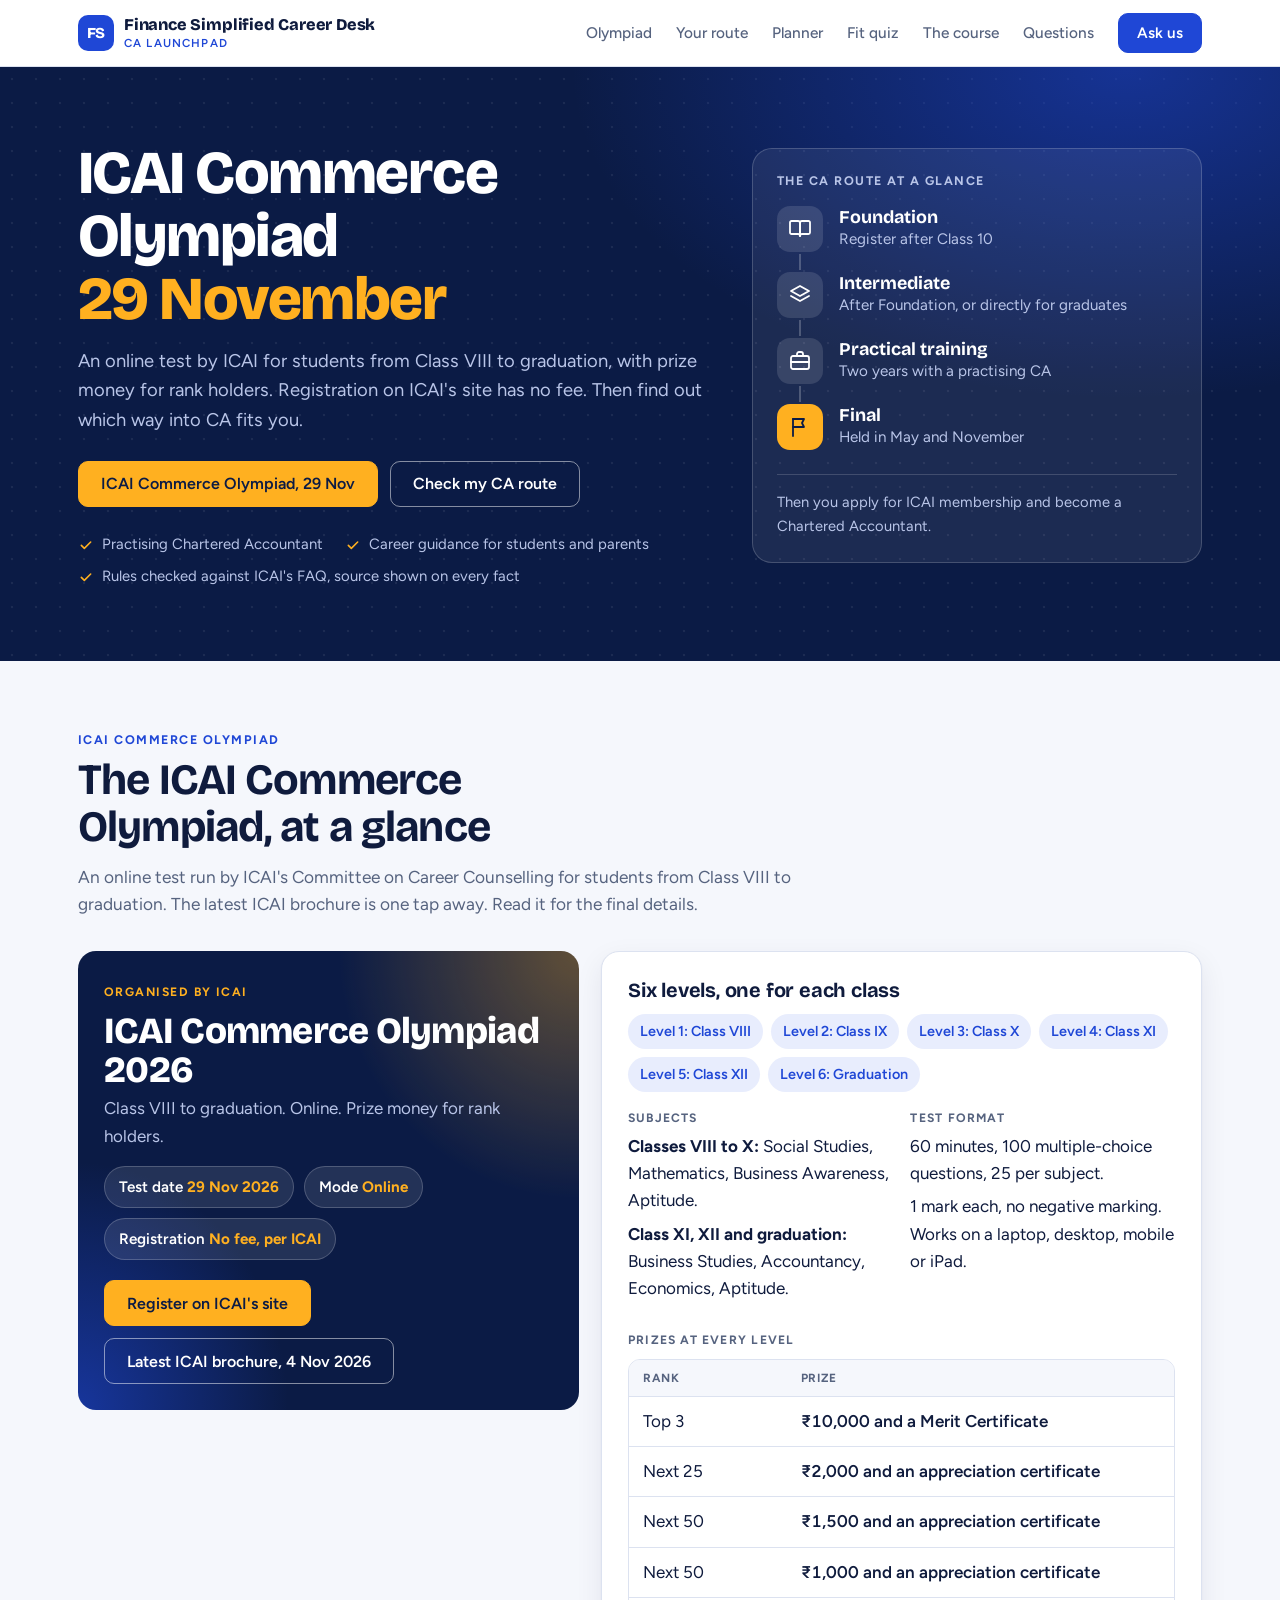
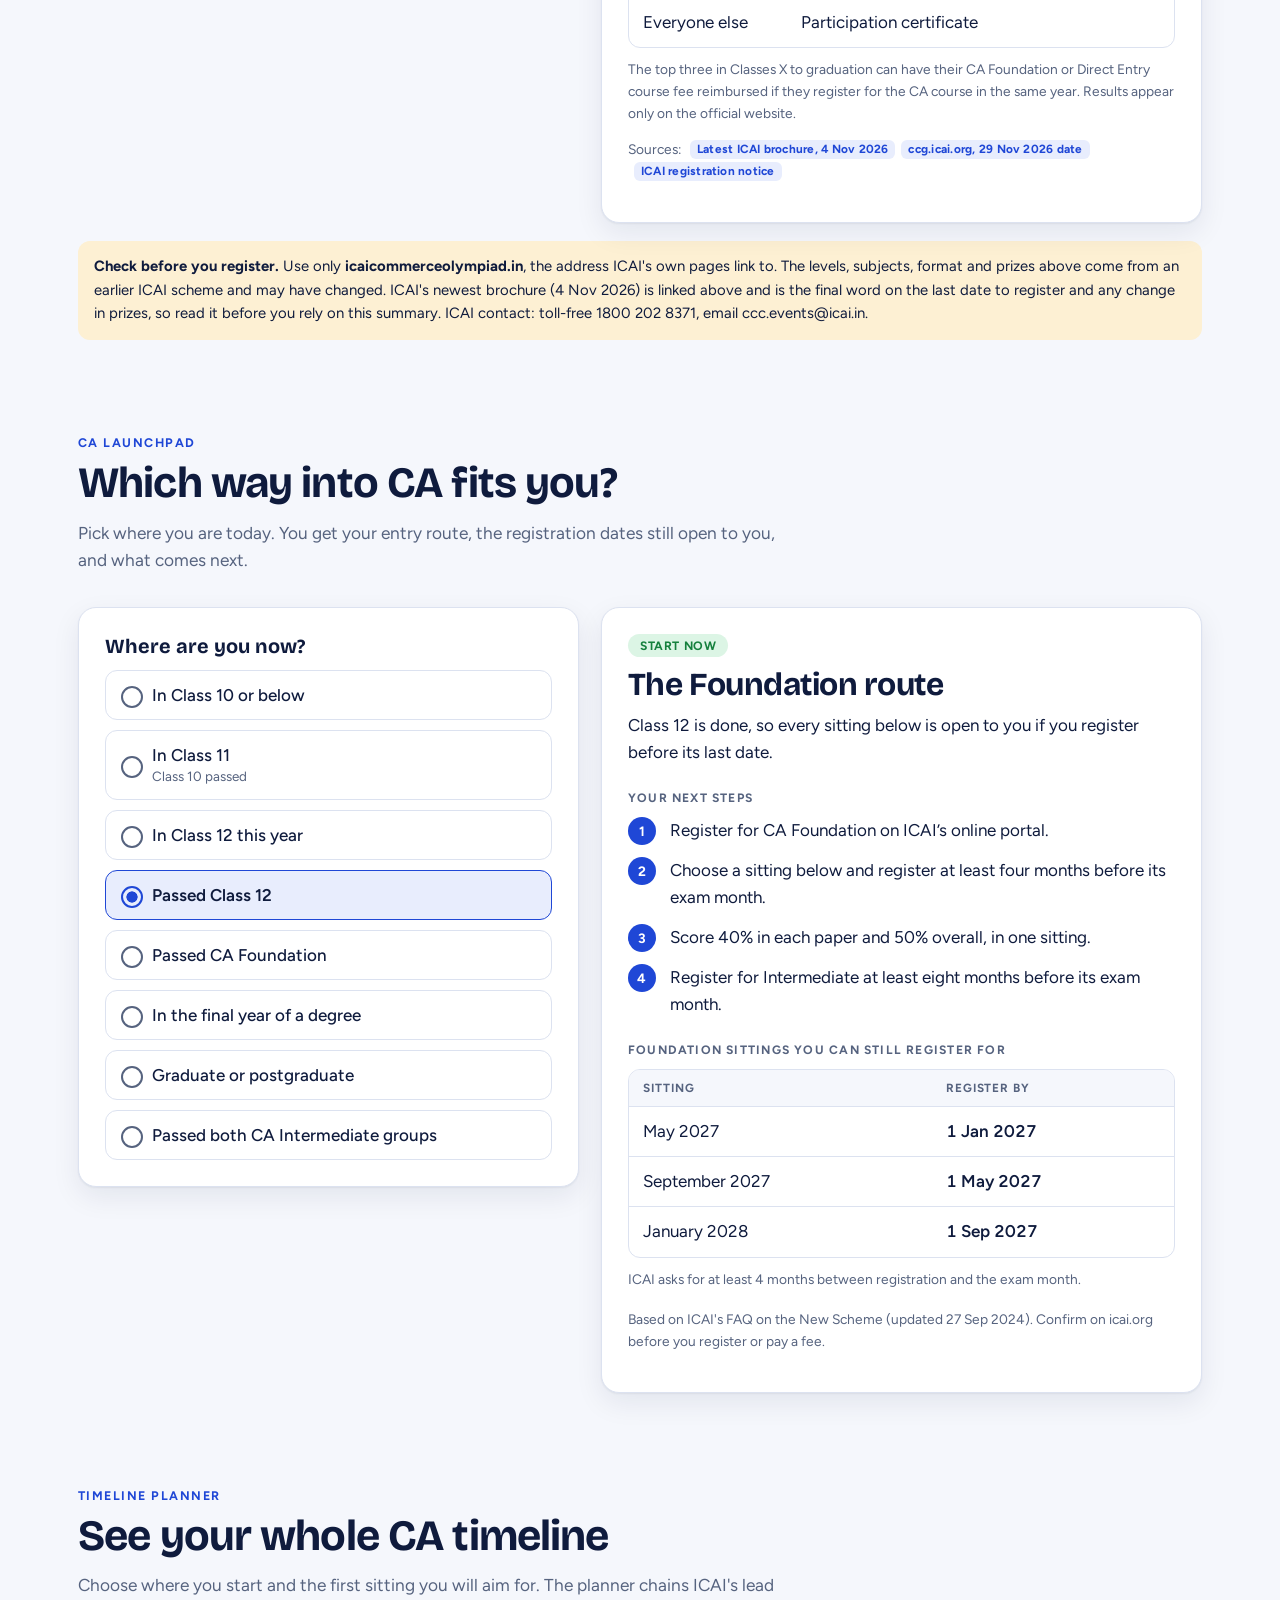
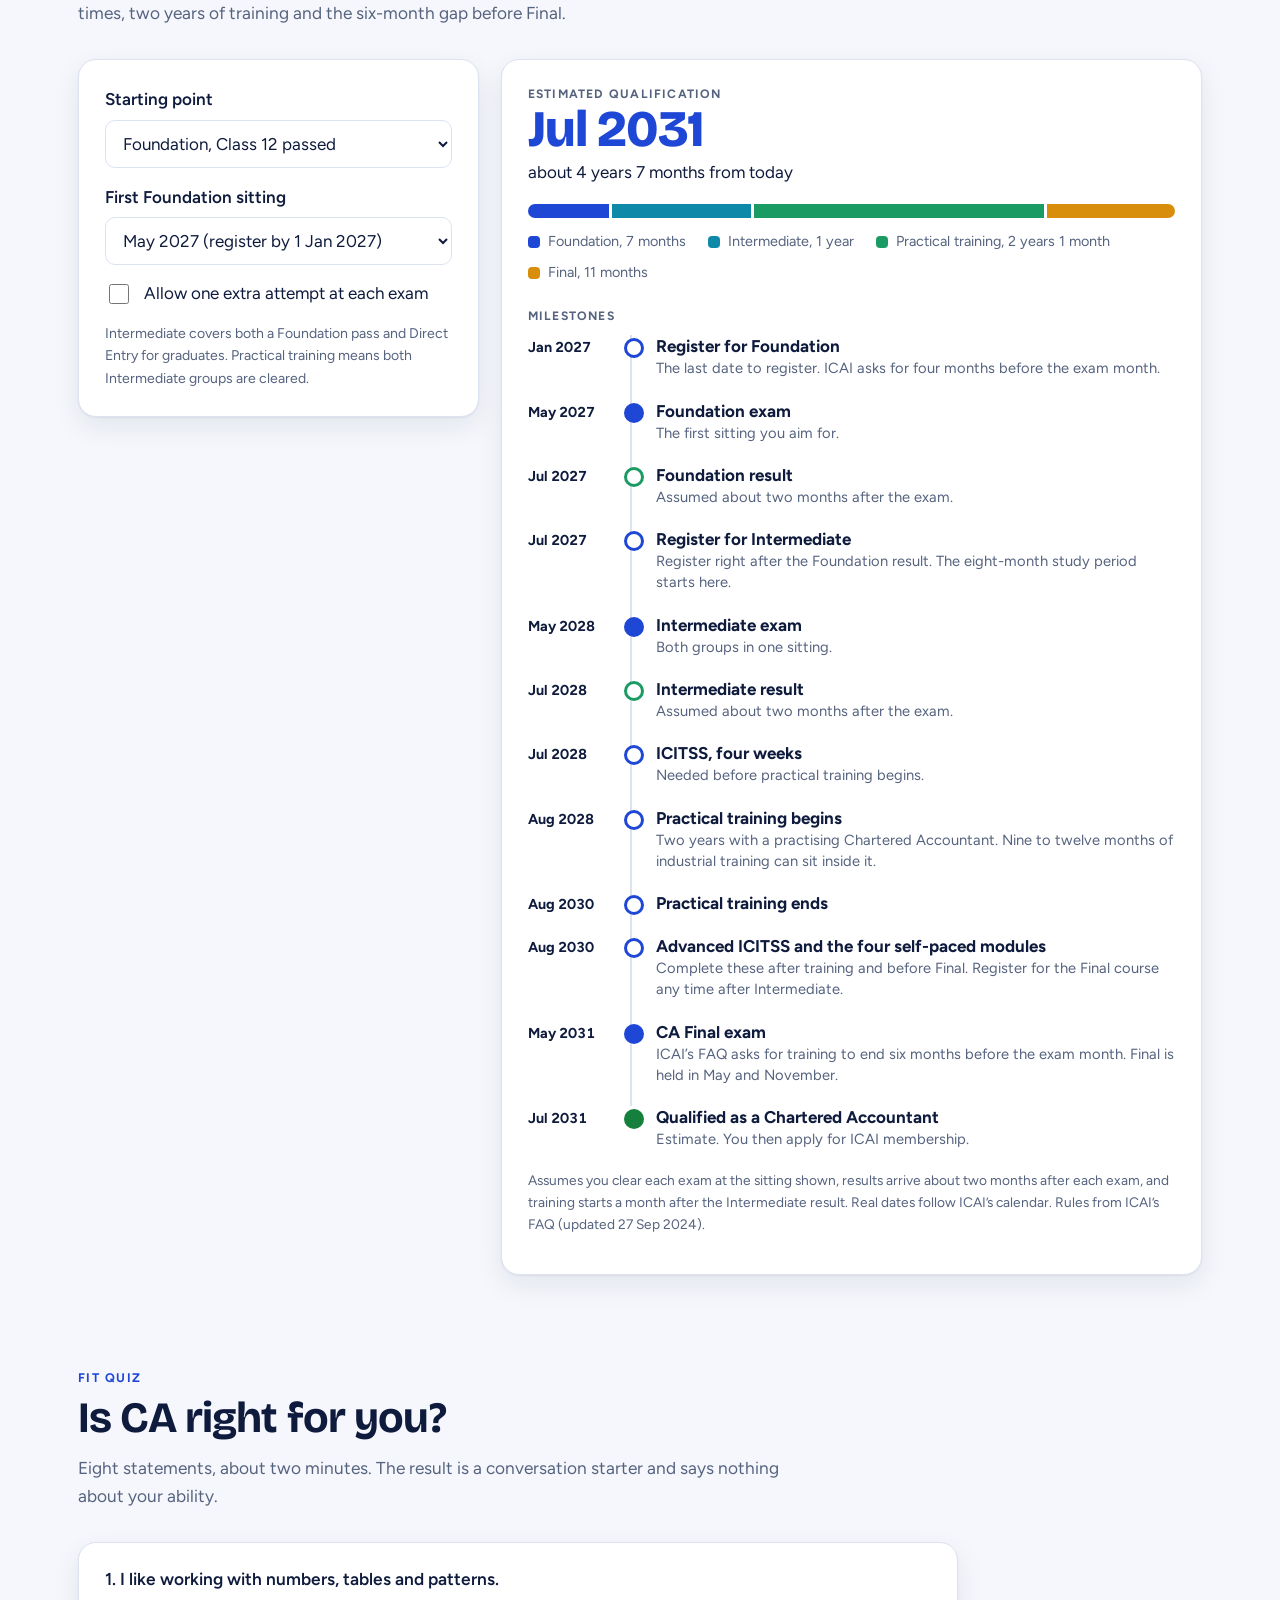
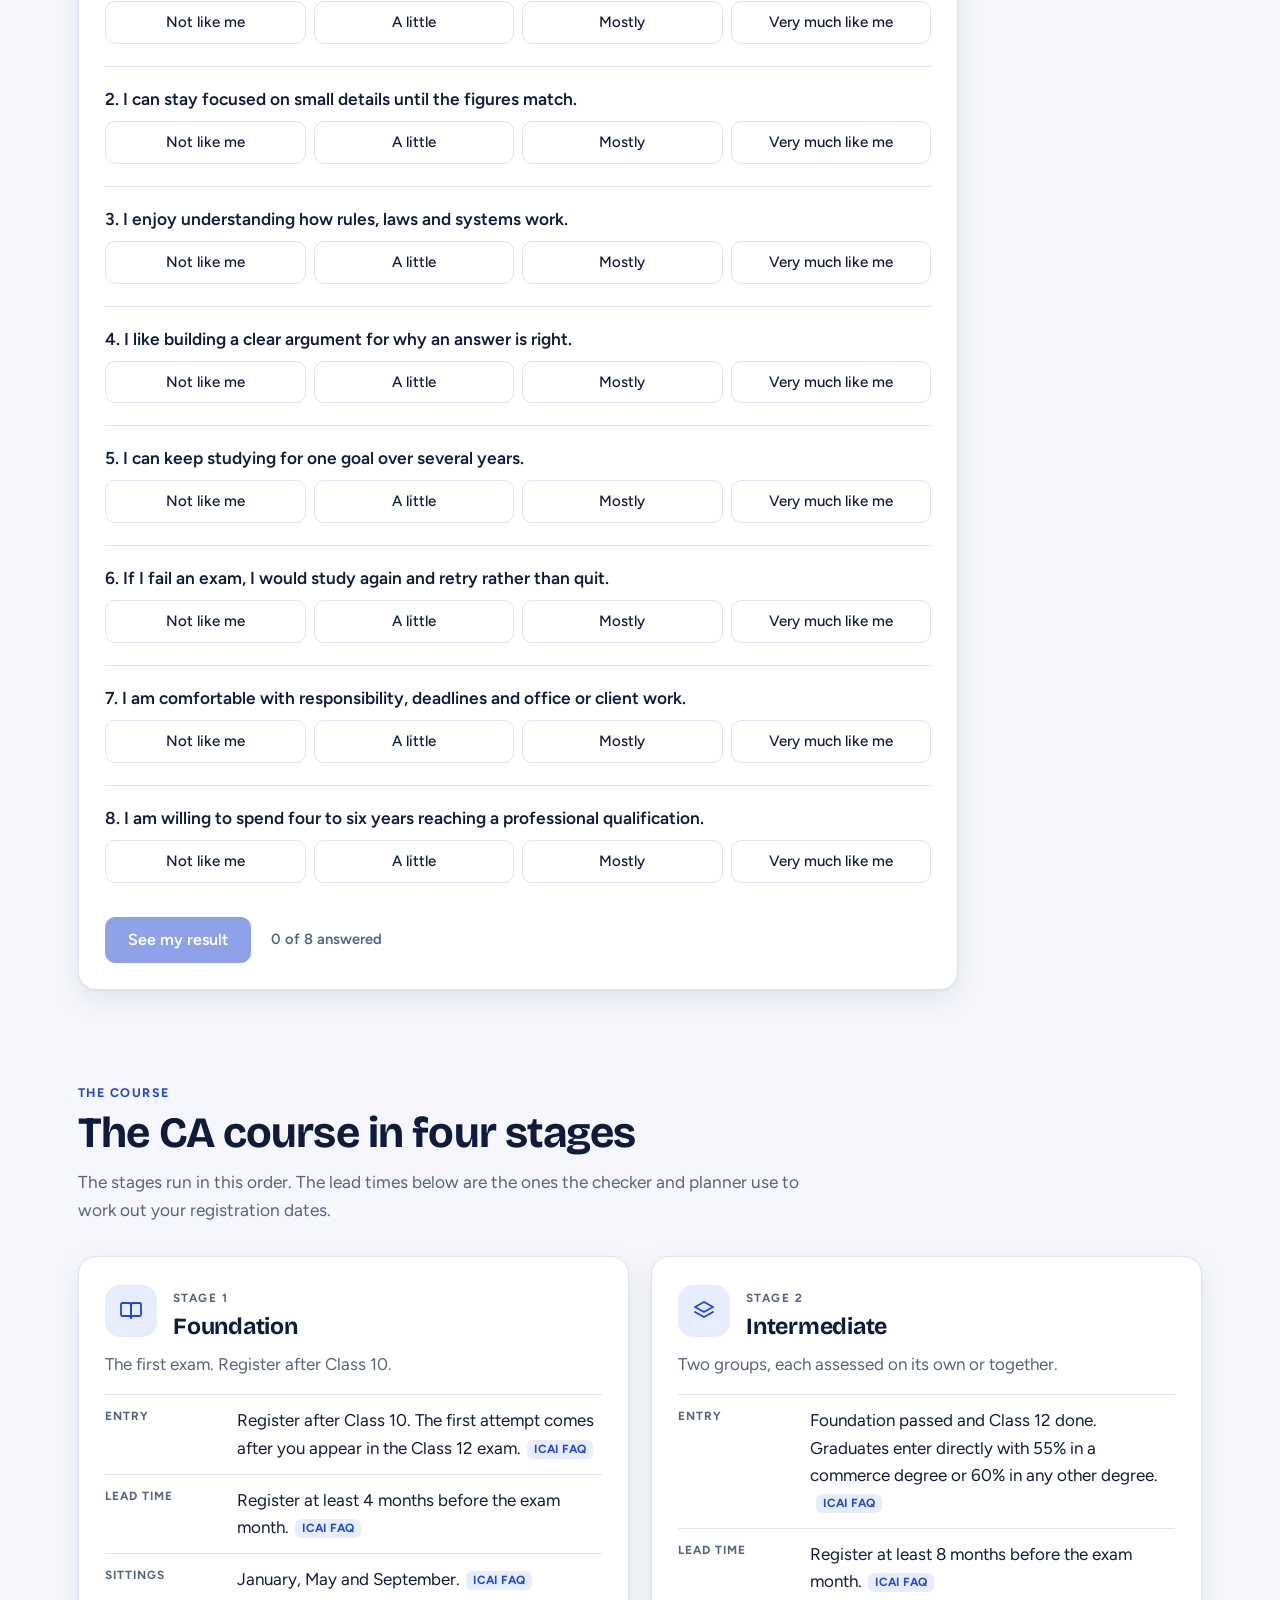
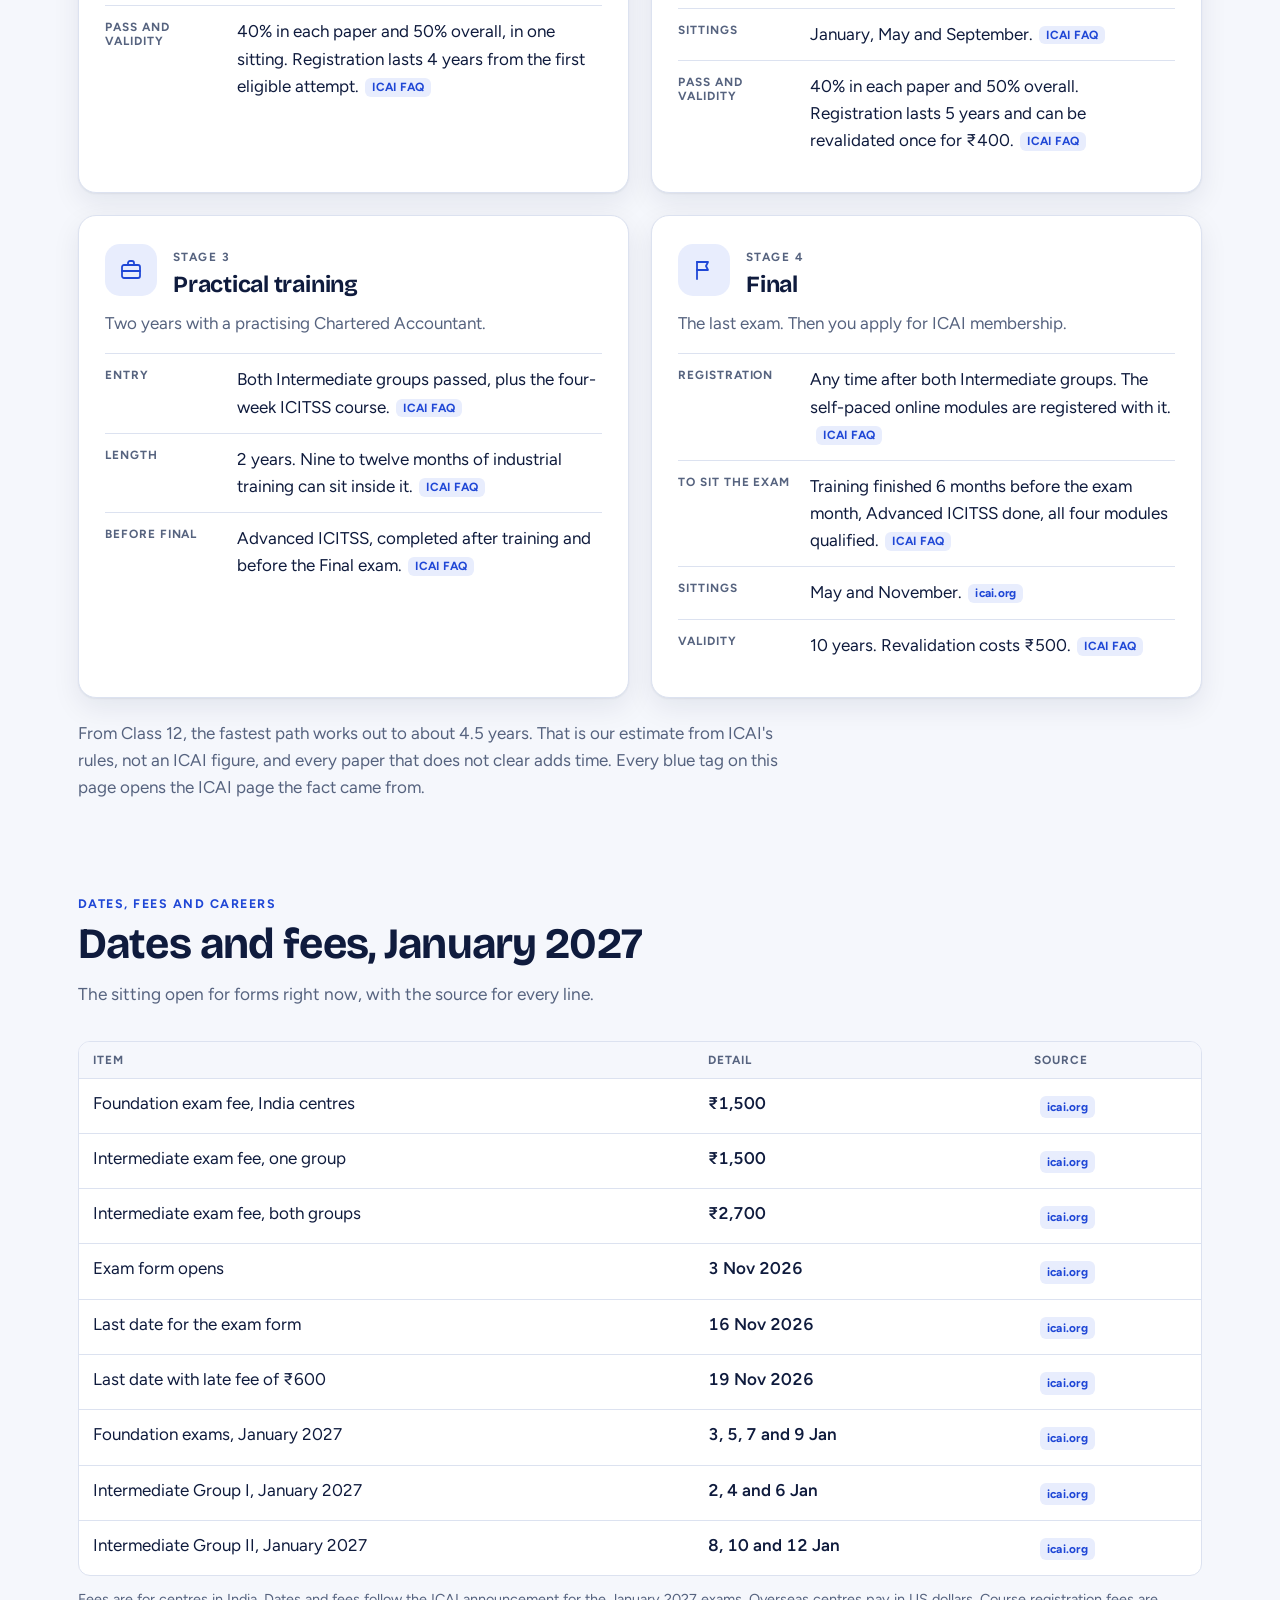
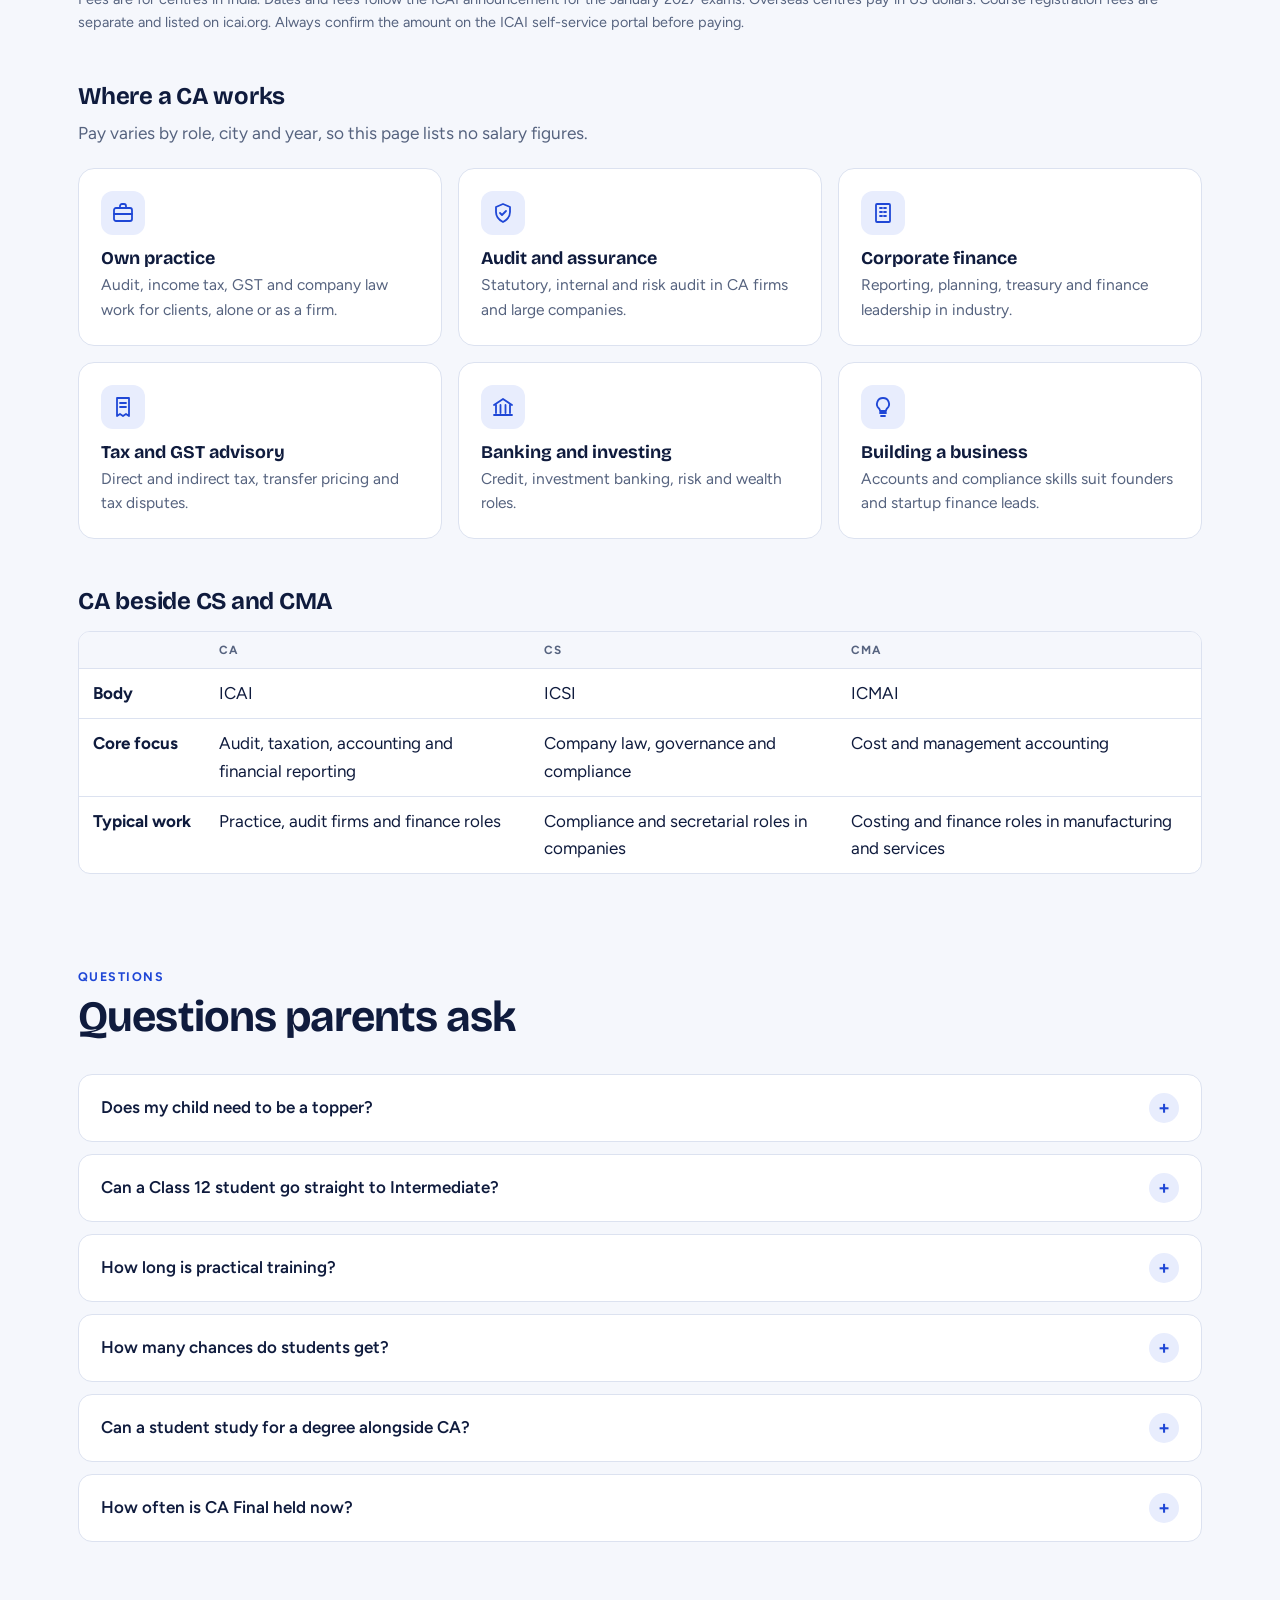
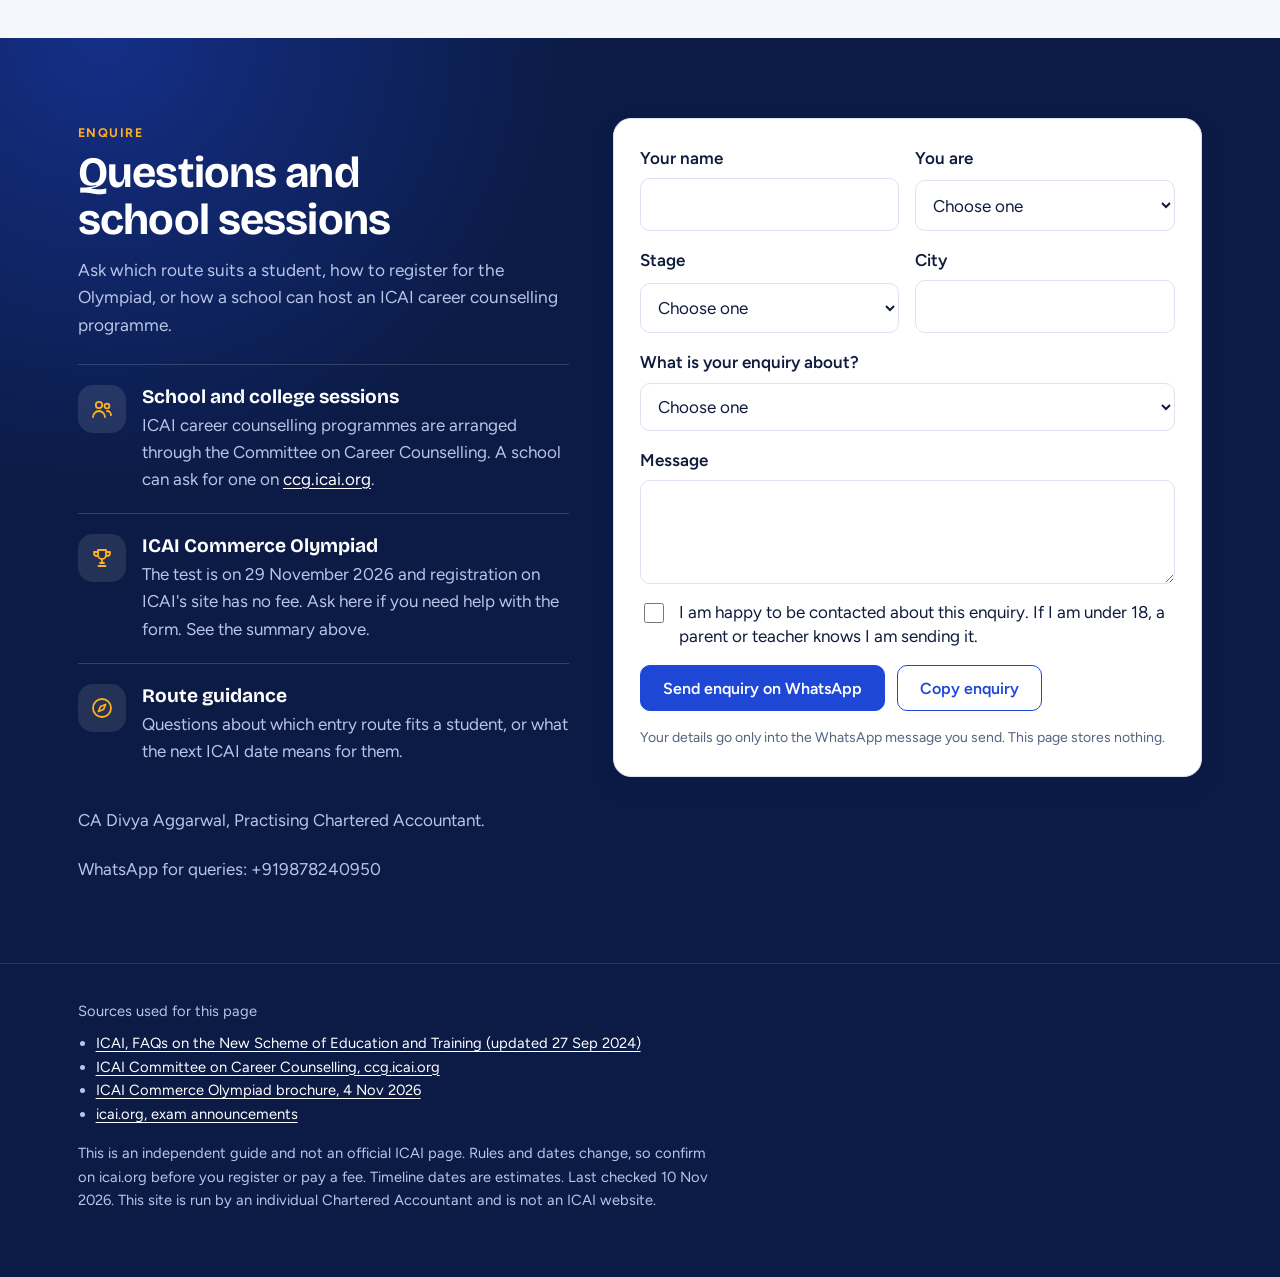
<file: index.html>
<!doctype html>
<html lang="en">
<head>
<meta charset="utf-8">
<meta name="viewport" content="width=device-width,initial-scale=1,viewport-fit=cover">
<title>Finance Simplified Career Desk</title>
<meta name="description" content="ICAI Commerce Olympiad and CA Launchpad: career guidance for students and parents after Class 10 and 12.">
<link rel="stylesheet" href="https://fonts.googleapis.com/css2?family=Bricolage+Grotesque:wght@600;700;800&family=Figtree:wght@400;500;600;700&family=Hind:wght@400;500;600&display=swap">
<link rel="stylesheet" href="style.css">
</head>
<body>
<svg width="0" height="0" style="position:absolute" aria-hidden="true" focusable="false">
  <symbol id="i-book" viewBox="0 0 24 24"><path d="M2 5.5C2 4.7 2.7 4 3.5 4H10c1.1 0 2 .9 2 2v13c0-1.1-.9-2-2-2H3.5c-.8 0-1.5-.7-1.5-1.5v-10z"/><path d="M22 5.5c0-.8-.7-1.5-1.5-1.5H14c-1.1 0-2 .9-2 2v13c0-1.1.9-2 2-2h6.5c.8 0 1.5-.7 1.5-1.5v-10z"/></symbol>
  <symbol id="i-layers" viewBox="0 0 24 24"><path d="M12 3l9 5-9 5-9-5 9-5z"/><path d="M3 13l9 5 9-5"/></symbol>
  <symbol id="i-briefcase" viewBox="0 0 24 24"><rect x="3" y="7" width="18" height="13" rx="2"/><path d="M9 7V5a2 2 0 012-2h2a2 2 0 012 2v2"/><path d="M3 13h18"/></symbol>
  <symbol id="i-flag" viewBox="0 0 24 24"><path d="M5 21V4"/><path d="M5 4h11l-2 4 2 4H5"/></symbol>
  <symbol id="i-shield" viewBox="0 0 24 24"><path d="M12 3l7 3v5c0 5-3 8-7 10-4-2-7-5-7-10V6l7-3z"/><path d="M9 12l2 2 4-4"/></symbol>
  <symbol id="i-building" viewBox="0 0 24 24"><rect x="5" y="3" width="14" height="18" rx="1"/><path d="M9 7h2M13 7h2M9 11h2M13 11h2M9 15h2M13 15h2"/></symbol>
  <symbol id="i-receipt" viewBox="0 0 24 24"><path d="M6 3h12v18l-3-2-3 2-3-2-3 2V3z"/><path d="M9 8h6M9 12h6"/></symbol>
  <symbol id="i-landmark" viewBox="0 0 24 24"><path d="M3 10l9-6 9 6"/><path d="M5 10v8M9.5 10v8M14.5 10v8M19 10v8"/><path d="M3 20h18"/></symbol>
  <symbol id="i-bulb" viewBox="0 0 24 24"><path d="M9 18h6"/><path d="M10 21h4"/><path d="M12 3a6 6 0 00-4 10.5c.7.7 1 1.5 1 2.5h6c0-1 .3-1.8 1-2.5A6 6 0 0012 3z"/></symbol>
  <symbol id="i-check" viewBox="0 0 24 24"><path d="M5 12.5l4.5 4.5L19 7.5"/></symbol>
  <symbol id="i-users" viewBox="0 0 24 24"><circle cx="9" cy="8" r="3.2"/><path d="M3 20c0-3.3 2.7-6 6-6s6 2.7 6 6"/><circle cx="17" cy="9" r="2.4"/><path d="M17 14c2.3 0 4 1.8 4 4.2"/></symbol>
  <symbol id="i-trophy" viewBox="0 0 24 24"><path d="M8 4h8v5a4 4 0 01-8 0V4z"/><path d="M8 6H4v1a3 3 0 003 3M16 6h4v1a3 3 0 01-3 3"/><path d="M12 13v4M8.5 20h7M10 17h4"/></symbol>
  <symbol id="i-compass" viewBox="0 0 24 24"><circle cx="12" cy="12" r="9"/><path d="M15.5 8.5l-2 5-5 2 2-5 5-2z"/></symbol>
</svg>

<header class="top">
  <div class="wrap">
    <a class="brand" href="#top"><span class="mark" aria-hidden="true">FS</span><span class="bn">Finance Simplified Career Desk<small>CA Launchpad</small></span></a>
    <nav class="links" aria-label="Sections">
      <a class="hide-m" href="#olympiad">Olympiad</a>
      <a class="hide-m" href="#check">Your route</a>
      <a class="hide-m" href="#planner">Planner</a>
      <a class="hide-m" href="#fit">Fit quiz</a>
      <a class="hide-m" href="#journey">The course</a>
      <a class="hide-m" href="#questions">Questions</a>
      <a class="btn sm" href="#enquire">Ask us</a>
    </nav>
  </div>
</header>

<main id="top">
<section class="hero">
  <div class="wrap">
    <div>
      <div class="pill" id="notice" role="status"><span>ICAI Commerce Olympiad is on <b>29 Nov 2026</b>. Class VIII to graduation, online.</span></div>
      <h1>ICAI Commerce Olympiad <em>29 November</em></h1>
      <p class="lede">An online test by ICAI for students from Class VIII to graduation, with prize money for rank holders. Registration on ICAI's site has no fee. Then find out which way into CA fits you.</p>
      <div class="row">
        <a class="btn accent" href="#olympiad">ICAI Commerce Olympiad, 29 Nov</a>
        <a class="btn light" href="#check">Check my CA route</a>
      </div>
      <ul class="trust">
        <li><svg class="ic"><use href="#i-check"/></svg>Practising Chartered Accountant</li>
        <li><svg class="ic"><use href="#i-check"/></svg>Career guidance for students and parents</li>
        <li><svg class="ic"><use href="#i-check"/></svg>Rules checked against ICAI's FAQ, source shown on every fact</li>
      </ul>
    </div>
    <aside class="route-card" aria-label="The CA route at a glance">
      <p class="rc-title">The CA route at a glance</p>
      <ol class="rc">
        <li><span class="rc-ic"><svg class="ic"><use href="#i-book"/></svg></span><div><strong>Foundation</strong><span class="d">Register after Class 10</span></div></li>
        <li><span class="rc-ic"><svg class="ic"><use href="#i-layers"/></svg></span><div><strong>Intermediate</strong><span class="d">After Foundation, or directly for graduates</span></div></li>
        <li><span class="rc-ic"><svg class="ic"><use href="#i-briefcase"/></svg></span><div><strong>Practical training</strong><span class="d">Two years with a practising CA</span></div></li>
        <li><span class="rc-ic"><svg class="ic"><use href="#i-flag"/></svg></span><div><strong>Final</strong><span class="d">Held in May and November</span></div></li>
      </ol>
      <p class="rc-end">Then you apply for ICAI membership and become a Chartered Accountant.</p>
    </aside>
  </div>
</section>

<section class="sec wrap" id="olympiad" style="padding-top:64px">
  <div class="sec-head">
    <span class="kicker">ICAI Commerce Olympiad</span>
    <h2 class="t">The ICAI Commerce Olympiad, at a glance</h2>
    <p class="lead">An online test run by ICAI's Committee on Career Counselling for students from Class VIII to graduation. The latest ICAI brochure is one tap away. Read it for the final details.</p>
  </div>
  <div class="broch">
    <div class="bhead">
      <span class="k">Organised by ICAI</span>
      <h3>ICAI Commerce Olympiad 2026</h3>
      <p>Class VIII to graduation. Online. Prize money for rank holders.</p>
      <ul class="bdate">
        <li>Test date <b>29 Nov 2026</b></li>
        <li>Mode <b>Online</b></li>
        <li>Registration <b>No fee, per ICAI</b></li>
      </ul>
      <div class="row" style="margin-top:20px">
        <a class="btn accent" href="https://icaicommerceolympiad.in/" target="_blank" rel="noopener">Register on ICAI's site</a>
        <a class="btn light" href="https://ccg.icai.org/images/ICAI-commerce-olympiad-04-11-2026-v2.jpeg" target="_blank" rel="noopener">Latest ICAI brochure, 4 Nov 2026</a>
      </div>
    </div>
    <div class="card">
      <h3 class="sub" style="margin:0 0 12px;font-size:1.25rem">Six levels, one for each class</h3>
      <ul class="lv"><li>Level 1: Class VIII</li><li>Level 2: Class IX</li><li>Level 3: Class X</li><li>Level 4: Class XI</li><li>Level 5: Class XII</li><li>Level 6: Graduation</li></ul>
      <div class="bcols">
        <div><h4>Subjects</h4><p><b>Classes VIII to X:</b> Social Studies, Mathematics, Business Awareness, Aptitude.</p><p><b>Class XI, XII and graduation:</b> Business Studies, Accountancy, Economics, Aptitude.</p></div>
        <div><h4>Test format</h4><p>60 minutes, 100 multiple-choice questions, 25 per subject.</p><p>1 mark each, no negative marking. Works on a laptop, desktop, mobile or iPad.</p></div>
      </div>
      <h3 class="mini">Prizes at every level</h3>
      <div class="tablewrap"><table>
        <thead><tr><th>Rank</th><th>Prize</th></tr></thead>
        <tbody>
          <tr><td>Top 3</td><td class="num">₹10,000 and a Merit Certificate</td></tr>
          <tr><td>Next 25</td><td class="num">₹2,000 and an appreciation certificate</td></tr>
          <tr><td>Next 50</td><td class="num">₹1,500 and an appreciation certificate</td></tr>
          <tr><td>Next 50</td><td class="num">₹1,000 and an appreciation certificate</td></tr>
          <tr><td>Everyone else</td><td>Participation certificate</td></tr>
        </tbody></table></div>
      <p class="tnote">The top three in Classes X to graduation can have their CA Foundation or Direct Entry course fee reimbursed if they register for the CA course in the same year. Results appear only on the official website.</p>
      <p class="src" style="margin-top:14px !important">Sources: <a class="sr" href="https://ccg.icai.org/images/ICAI-commerce-olympiad-04-11-2026-v2.jpeg" target="_blank" rel="noopener">Latest ICAI brochure, 4 Nov 2026</a><a class="sr" href="https://ccg.icai.org/" target="_blank" rel="noopener">ccg.icai.org, 29 Nov 2026 date</a><a class="sr" href="https://icai.org/post/19449" target="_blank" rel="noopener">ICAI registration notice</a></p>
    </div>
  </div>
  <p class="bnote"><b>Check before you register.</b> Use only <b>icaicommerceolympiad.in</b>, the address ICAI's own pages link to. The levels, subjects, format and prizes above come from an earlier ICAI scheme and may have changed. ICAI's newest brochure (4 Nov 2026) is linked above and is the final word on the last date to register and any change in prizes, so read it before you rely on this summary. ICAI contact: toll-free 1800 202 8371, email ccc.events@icai.in.</p>
</section>

<section class="sec wrap" id="check">
  <div class="sec-head">
    <span class="kicker">CA Launchpad</span>
    <h2 class="t">Which way into CA fits you?</h2>
    <p class="lead">Pick where you are today. You get your entry route, the registration dates still open to you, and what comes next.</p>
  </div>
  <div class="tool">
    <form class="card" id="form" aria-label="Where are you now">
      <fieldset class="choices">
        <legend>Where are you now?</legend>
        <div class="pick"><input type="radio" name="stage" id="s-c10" value="c10"><label for="s-c10">In Class 10 or below</label></div>
        <div class="pick"><input type="radio" name="stage" id="s-c11" value="c11"><label for="s-c11">In Class 11<small>Class 10 passed</small></label></div>
        <div class="pick"><input type="radio" name="stage" id="s-c12a" value="c12a"><label for="s-c12a">In Class 12 this year</label></div>
        <div class="pick"><input type="radio" name="stage" id="s-c12p" value="c12p" checked><label for="s-c12p">Passed Class 12</label></div>
        <div class="pick"><input type="radio" name="stage" id="s-found" value="found"><label for="s-found">Passed CA Foundation</label></div>
        <div class="pick"><input type="radio" name="stage" id="s-ugf" value="ugfinal"><label for="s-ugf">In the final year of a degree</label></div>
        <div class="pick"><input type="radio" name="stage" id="s-grad" value="grad"><label for="s-grad">Graduate or postgraduate</label></div>
        <div class="pick"><input type="radio" name="stage" id="s-inter" value="inter"><label for="s-inter">Passed both CA Intermediate groups</label></div>
      </fieldset>
      <div class="degree fields" id="degree" hidden>
        <div class="field">
          <label for="stream">Your degree</label>
          <select id="stream">
            <option value="commerce">Commerce degree</option>
            <option value="other">Any other degree</option>
          </select>
        </div>
        <div class="field">
          <label for="marks">Marks in the degree (%)</label>
          <input id="marks" type="number" inputmode="decimal" min="0" max="100" step="0.1" placeholder="e.g. 62">
        </div>
        <p class="hint">ICAI decides which degrees count as commerce. Check yours on icai.org.</p>
      </div>
    </form>
    <section class="card result" id="result" aria-live="polite" aria-label="Your route"></section>
  </div>
</section>

<section class="sec wrap" id="planner">
  <div class="sec-head">
    <span class="kicker">Timeline planner</span>
    <h2 class="t">See your whole CA timeline</h2>
    <p class="lead">Choose where you start and the first sitting you will aim for. The planner chains ICAI's lead times, two years of training and the six-month gap before Final.</p>
  </div>
  <div class="planner">
    <form class="card fields" id="plan-form" aria-label="Timeline planner inputs">
      <div class="field">
        <label for="plan-start">Starting point</label>
        <select id="plan-start">
          <option value="f12a">Foundation, Class 12 this year</option>
          <option value="f12p" selected>Foundation, Class 12 passed</option>
          <option value="inter">Intermediate</option>
          <option value="train">Practical training</option>
        </select>
      </div>
      <div class="field">
        <label for="plan-sitting" id="plan-sit-label">First Foundation sitting</label>
        <select id="plan-sitting"></select>
      </div>
      <label class="check" for="plan-retry"><input type="checkbox" id="plan-retry"><span>Allow one extra attempt at each exam</span></label>
      <p class="hint">Intermediate covers both a Foundation pass and Direct Entry for graduates. Practical training means both Intermediate groups are cleared.</p>
    </form>
    <section class="card" id="plan-out" aria-live="polite" aria-label="Your timeline"></section>
  </div>
</section>

<section class="sec wrap" id="fit">
  <div class="sec-head">
    <span class="kicker">Fit quiz</span>
    <h2 class="t">Is CA right for you?</h2>
    <p class="lead">Eight statements, about two minutes. The result is a conversation starter and says nothing about your ability.</p>
  </div>
  <form class="card quiz" id="quiz" aria-label="Is CA right for me">
    <div id="quiz-list"></div>
    <div class="qbar">
      <button class="btn" type="submit" id="quiz-submit" disabled>See my result</button>
      <span class="qprog" id="quiz-progress">0 of 8 answered</span>
    </div>
  </form>
  <section class="card quiz result" id="quiz-out" aria-live="polite" hidden></section>
</section>

<section class="sec wrap" id="journey">
  <div class="sec-head">
    <span class="kicker">The course</span>
    <h2 class="t">The CA course in four stages</h2>
    <p class="lead">The stages run in this order. The lead times below are the ones the checker and planner use to work out your registration dates.</p>
  </div>
  <ol class="stages">
    <li class="stage card">
      <div class="hd"><span class="ico"><svg class="ic"><use href="#i-book"/></svg></span><div><span class="no"></span><h3>Foundation</h3></div></div>
      <p class="len">The first exam. Register after Class 10.</p>
      <dl class="facts">
        <div><dt>Entry</dt><dd>Register after Class 10. The first attempt comes after you appear in the Class 12 exam.<a class="sr" href="https://icai-call-sahayata.icai.org/wp-content/uploads/2025/03/About-CA-Course-Oro-FAQ.pdf" target="_blank" rel="noopener">ICAI FAQ</a></dd></div>
        <div><dt>Lead time</dt><dd>Register at least 4 months before the exam month.<a class="sr" href="https://icai-call-sahayata.icai.org/wp-content/uploads/2025/03/About-CA-Course-Oro-FAQ.pdf" target="_blank" rel="noopener">ICAI FAQ</a></dd></div>
        <div><dt>Sittings</dt><dd>January, May and September.<a class="sr" href="https://icai-call-sahayata.icai.org/wp-content/uploads/2025/03/About-CA-Course-Oro-FAQ.pdf" target="_blank" rel="noopener">ICAI FAQ</a></dd></div>
        <div><dt>Pass and validity</dt><dd>40% in each paper and 50% overall, in one sitting. Registration lasts 4 years from the first eligible attempt.<a class="sr" href="https://icai-call-sahayata.icai.org/wp-content/uploads/2025/03/About-CA-Course-Oro-FAQ.pdf" target="_blank" rel="noopener">ICAI FAQ</a></dd></div>
      </dl>
    </li>
    <li class="stage card">
      <div class="hd"><span class="ico"><svg class="ic"><use href="#i-layers"/></svg></span><div><span class="no"></span><h3>Intermediate</h3></div></div>
      <p class="len">Two groups, each assessed on its own or together.</p>
      <dl class="facts">
        <div><dt>Entry</dt><dd>Foundation passed and Class 12 done. Graduates enter directly with 55% in a commerce degree or 60% in any other degree.<a class="sr" href="https://icai-call-sahayata.icai.org/wp-content/uploads/2025/03/About-CA-Course-Oro-FAQ.pdf" target="_blank" rel="noopener">ICAI FAQ</a></dd></div>
        <div><dt>Lead time</dt><dd>Register at least 8 months before the exam month.<a class="sr" href="https://icai-call-sahayata.icai.org/wp-content/uploads/2025/03/About-CA-Course-Oro-FAQ.pdf" target="_blank" rel="noopener">ICAI FAQ</a></dd></div>
        <div><dt>Sittings</dt><dd>January, May and September.<a class="sr" href="https://icai-call-sahayata.icai.org/wp-content/uploads/2025/03/About-CA-Course-Oro-FAQ.pdf" target="_blank" rel="noopener">ICAI FAQ</a></dd></div>
        <div><dt>Pass and validity</dt><dd>40% in each paper and 50% overall. Registration lasts 5 years and can be revalidated once for ₹400.<a class="sr" href="https://icai-call-sahayata.icai.org/wp-content/uploads/2025/03/About-CA-Course-Oro-FAQ.pdf" target="_blank" rel="noopener">ICAI FAQ</a></dd></div>
      </dl>
    </li>
    <li class="stage card">
      <div class="hd"><span class="ico"><svg class="ic"><use href="#i-briefcase"/></svg></span><div><span class="no"></span><h3>Practical training</h3></div></div>
      <p class="len">Two years with a practising Chartered Accountant.</p>
      <dl class="facts">
        <div><dt>Entry</dt><dd>Both Intermediate groups passed, plus the four-week ICITSS course.<a class="sr" href="https://icai-call-sahayata.icai.org/wp-content/uploads/2025/03/About-CA-Course-Oro-FAQ.pdf" target="_blank" rel="noopener">ICAI FAQ</a></dd></div>
        <div><dt>Length</dt><dd>2 years. Nine to twelve months of industrial training can sit inside it.<a class="sr" href="https://icai-call-sahayata.icai.org/wp-content/uploads/2025/03/About-CA-Course-Oro-FAQ.pdf" target="_blank" rel="noopener">ICAI FAQ</a></dd></div>
        <div><dt>Before Final</dt><dd>Advanced ICITSS, completed after training and before the Final exam.<a class="sr" href="https://icai-call-sahayata.icai.org/wp-content/uploads/2025/03/About-CA-Course-Oro-FAQ.pdf" target="_blank" rel="noopener">ICAI FAQ</a></dd></div>
      </dl>
    </li>
    <li class="stage card">
      <div class="hd"><span class="ico"><svg class="ic"><use href="#i-flag"/></svg></span><div><span class="no"></span><h3>Final</h3></div></div>
      <p class="len">The last exam. Then you apply for ICAI membership.</p>
      <dl class="facts">
        <div><dt>Registration</dt><dd>Any time after both Intermediate groups. The self-paced online modules are registered with it.<a class="sr" href="https://icai-call-sahayata.icai.org/wp-content/uploads/2025/03/About-CA-Course-Oro-FAQ.pdf" target="_blank" rel="noopener">ICAI FAQ</a></dd></div>
        <div><dt>To sit the exam</dt><dd>Training finished 6 months before the exam month, Advanced ICITSS done, all four modules qualified.<a class="sr" href="https://icai-call-sahayata.icai.org/wp-content/uploads/2025/03/About-CA-Course-Oro-FAQ.pdf" target="_blank" rel="noopener">ICAI FAQ</a></dd></div>
        <div><dt>Sittings</dt><dd>May and November.<a class="sr" href="https://www.icai.org/" target="_blank" rel="noopener">icai.org</a></dd></div>
        <div><dt>Validity</dt><dd>10 years. Revalidation costs ₹500.<a class="sr" href="https://icai-call-sahayata.icai.org/wp-content/uploads/2025/03/About-CA-Course-Oro-FAQ.pdf" target="_blank" rel="noopener">ICAI FAQ</a></dd></div>
      </dl>
    </li>
  </ol>
  <p class="timeline-est">From Class 12, the fastest path works out to about 4.5 years. That is our estimate from ICAI's rules, not an ICAI figure, and every paper that does not clear adds time. Every blue tag on this page opens the ICAI page the fact came from.</p>
</section>

<section class="sec wrap" id="costs">
  <div class="sec-head">
    <span class="kicker">Dates, fees and careers</span>
    <h2 class="t">Dates and fees, January 2027</h2>
    <p class="lead">The sitting open for forms right now, with the source for every line.</p>
  </div>
  <div class="tablewrap"><table class="facts-t"><thead><tr><th>Item</th><th>Detail</th><th>Source</th></tr></thead><tbody>
<tr><td>Foundation exam fee, India centres</td><td class="num">₹1,500</td><td><a class="sr" href="https://www.icai.org/" target="_blank" rel="noopener">icai.org</a></td></tr>
<tr><td>Intermediate exam fee, one group</td><td class="num">₹1,500</td><td><a class="sr" href="https://www.icai.org/" target="_blank" rel="noopener">icai.org</a></td></tr>
<tr><td>Intermediate exam fee, both groups</td><td class="num">₹2,700</td><td><a class="sr" href="https://www.icai.org/" target="_blank" rel="noopener">icai.org</a></td></tr>
<tr><td>Exam form opens</td><td class="num">3 Nov 2026</td><td><a class="sr" href="https://www.icai.org/" target="_blank" rel="noopener">icai.org</a></td></tr>
<tr><td>Last date for the exam form</td><td class="num">16 Nov 2026</td><td><a class="sr" href="https://www.icai.org/" target="_blank" rel="noopener">icai.org</a></td></tr>
<tr><td>Last date with late fee of ₹600</td><td class="num">19 Nov 2026</td><td><a class="sr" href="https://www.icai.org/" target="_blank" rel="noopener">icai.org</a></td></tr>
<tr><td>Foundation exams, January 2027</td><td class="num">3, 5, 7 and 9 Jan</td><td><a class="sr" href="https://www.icai.org/" target="_blank" rel="noopener">icai.org</a></td></tr>
<tr><td>Intermediate Group I, January 2027</td><td class="num">2, 4 and 6 Jan</td><td><a class="sr" href="https://www.icai.org/" target="_blank" rel="noopener">icai.org</a></td></tr>
<tr><td>Intermediate Group II, January 2027</td><td class="num">8, 10 and 12 Jan</td><td><a class="sr" href="https://www.icai.org/" target="_blank" rel="noopener">icai.org</a></td></tr>
</tbody></table></div>
<p class="srnote">Fees are for centres in India. Dates and fees follow the ICAI announcement for the January 2027 exams. Overseas centres pay in US dollars. Course registration fees are separate and listed on icai.org. Always confirm the amount on the ICAI self-service portal before paying.</p>


  <h3 class="sub" id="after">Where a CA works</h3>
  <p class="lead" style="margin:-6px 0 20px">Pay varies by role, city and year, so this page lists no salary figures.</p>
  <ul class="paths">
    <li><span class="ico"><svg class="ic"><use href="#i-briefcase"/></svg></span><strong>Own practice</strong><p>Audit, income tax, GST and company law work for clients, alone or as a firm.</p></li>
    <li><span class="ico"><svg class="ic"><use href="#i-shield"/></svg></span><strong>Audit and assurance</strong><p>Statutory, internal and risk audit in CA firms and large companies.</p></li>
    <li><span class="ico"><svg class="ic"><use href="#i-building"/></svg></span><strong>Corporate finance</strong><p>Reporting, planning, treasury and finance leadership in industry.</p></li>
    <li><span class="ico"><svg class="ic"><use href="#i-receipt"/></svg></span><strong>Tax and GST advisory</strong><p>Direct and indirect tax, transfer pricing and tax disputes.</p></li>
    <li><span class="ico"><svg class="ic"><use href="#i-landmark"/></svg></span><strong>Banking and investing</strong><p>Credit, investment banking, risk and wealth roles.</p></li>
    <li><span class="ico"><svg class="ic"><use href="#i-bulb"/></svg></span><strong>Building a business</strong><p>Accounts and compliance skills suit founders and startup finance leads.</p></li>
  </ul>

  <h3 class="sub">CA beside CS and CMA</h3>
  <div class="tablewrap">
    <table class="compare">
      <thead><tr><th></th><th>CA</th><th>CS</th><th>CMA</th></tr></thead>
      <tbody>
        <tr><td>Body</td><td>ICAI</td><td>ICSI</td><td>ICMAI</td></tr>
        <tr><td>Core focus</td><td>Audit, taxation, accounting and financial reporting</td><td>Company law, governance and compliance</td><td>Cost and management accounting</td></tr>
        <tr><td>Typical work</td><td>Practice, audit firms and finance roles</td><td>Compliance and secretarial roles in companies</td><td>Costing and finance roles in manufacturing and services</td></tr>
</tbody>
    </table>
  </div>
</section>

<section class="sec wrap" id="questions">
  <div class="sec-head">
    <span class="kicker">Questions</span>
    <h2 class="t">Questions parents ask</h2>
  </div>
  <details>
    <summary>Does my child need to be a topper?</summary>
    <p>ICAI's registration rules for the Foundation route list no minimum Class 10 or Class 12 percentage. What counts is clearing each exam: 40% in every paper and 50% overall, in a single sitting.<a class="sr" href="https://icai-call-sahayata.icai.org/wp-content/uploads/2025/03/About-CA-Course-Oro-FAQ.pdf" target="_blank" rel="noopener">ICAI FAQ</a></p>
  </details>
  <details>
    <summary>Can a Class 12 student go straight to Intermediate?</summary>
    <p>No. After Class 12 the route starts with Foundation. Direct Entry to Intermediate is for graduates and postgraduates with 55% in commerce or 60% in other streams, and for those who passed Intermediate at ICSI or ICMAI.<a class="sr" href="https://icai-call-sahayata.icai.org/wp-content/uploads/2025/03/About-CA-Course-Oro-FAQ.pdf" target="_blank" rel="noopener">ICAI FAQ</a></p>
  </details>
  <details>
    <summary>How long is practical training?</summary>
    <p>Two years, with nine to twelve months of industrial training allowed inside that time. It starts after both Intermediate groups and a four-week ICITSS course.<a class="sr" href="https://icai-call-sahayata.icai.org/wp-content/uploads/2025/03/About-CA-Course-Oro-FAQ.pdf" target="_blank" rel="noopener">ICAI FAQ</a></p>
  </details>
  <details>
    <summary>How many chances do students get?</summary>
    <p>Foundation registration lasts 4 years from the first eligible attempt and cannot be revalidated. Intermediate lasts 5 years and can be revalidated once for ₹400. Final registration lasts 10 years and can be revalidated for ₹500.<a class="sr" href="https://icai-call-sahayata.icai.org/wp-content/uploads/2025/03/About-CA-Course-Oro-FAQ.pdf" target="_blank" rel="noopener">ICAI FAQ</a></p>
  </details>
  <details>
    <summary>Can a student study for a degree alongside CA?</summary>
    <p>Many students pursue a degree while preparing for Foundation and Intermediate. Practical training takes most of the working week, so the degree mode needs planning before training starts.</p>
  </details>
  <details>
    <summary>How often is CA Final held now?</summary>
    <p>Twice a year, in May and November. News reports put ICAI's notification at 6 April 2026. Foundation and Intermediate stay at three sittings a year.<a class="sr" href="https://www.icai.org/" target="_blank" rel="noopener">icai.org</a></p>
  </details>
</section>

<div class="band" id="enquire">
  <div class="wrap enq">
    <div>
      <span class="kicker">Enquire</span>
      <h2 class="t">Questions and school sessions</h2>
      <p class="lead">Ask which route suits a student, how to register for the Olympiad, or how a school can host an ICAI career counselling programme.</p>
      <ul class="services">
        <li><span class="ico"><svg class="ic"><use href="#i-users"/></svg></span><div><h3>School and college sessions</h3><p>ICAI career counselling programmes are arranged through the Committee on Career Counselling. A school can ask for one on <a href="https://ccg.icai.org/" target="_blank" rel="noopener" style="color:#fff">ccg.icai.org</a>.</p></div></li>
        <li><span class="ico"><svg class="ic"><use href="#i-trophy"/></svg></span><div><h3>ICAI Commerce Olympiad</h3><p>The test is on 29 November 2026 and registration on ICAI's site has no fee. Ask here if you need help with the form. See the summary above.</p></div></li>
        <li><span class="ico"><svg class="ic"><use href="#i-compass"/></svg></span><div><h3>Route guidance</h3><p>Questions about which entry route fits a student, or what the next ICAI date means for them.</p></div></li>
      </ul>
      <p class="sign">CA Divya Aggarwal, Practising Chartered Accountant.</p>
      <p class="sign" id="wa-line" hidden></p>
    </div>
    <form class="card fields" id="enq" aria-label="Enquiry form" novalidate>
      <div class="fields two">
        <div class="field"><label for="enq-name">Your name</label><input id="enq-name" type="text" autocomplete="name"></div>
        <div class="field"><label for="enq-role">You are</label>
          <select id="enq-role"><option value="">Choose one</option><option>A student</option><option>A parent</option><option>A school or college</option><option>Someone else</option></select></div>
        <div class="field"><label for="enq-stage">Stage</label>
          <select id="enq-stage"><option value="">Choose one</option><option>Class 10 or below</option><option>Class 11</option><option>Class 12</option><option>Graduate</option><option>In the CA course</option><option>Not applicable</option></select></div>
        <div class="field"><label for="enq-city">City</label><input id="enq-city" type="text" autocomplete="address-level2"></div>
      </div>
      <div class="field"><label for="enq-topic">What is your enquiry about?</label>
        <select id="enq-topic"><option value="">Choose one</option><option>Which CA route suits me</option><option>A career counselling session for a school or college</option><option>ICAI Commerce Olympiad registration</option><option>Something else</option></select></div>
      <div class="field"><label for="enq-msg">Message</label><textarea id="enq-msg"></textarea></div>
      <label class="check" for="enq-consent"><input type="checkbox" id="enq-consent"><span>I am happy to be contacted about this enquiry. If I am under 18, a parent or teacher knows I am sending it.</span></label>
      <p class="err" id="enq-err" role="alert" hidden></p>
      <div class="row">
        <a class="btn" id="enq-send" href="https://wa.me/" target="_blank" rel="noopener">Send enquiry on WhatsApp</a>
        <button class="btn ghost" type="button" id="enq-copy">Copy enquiry</button>
        <a class="btn ghost" id="enq-form" href="#" target="_blank" rel="noopener" hidden>Use the Google Form instead</a>
      </div>
      <p class="thanks" id="enq-thanks" role="status" hidden><b>Thank you.</b> WhatsApp has opened with your message. Press send there, and we will get back to you shortly.</p>
      <p class="hint" id="enq-hint">Your details go only into the WhatsApp message you send. This page stores nothing.</p>
    </form>
  </div>
</div>
</main>

<footer>
  <div class="wrap">
    <p>Sources used for this page</p>
    <ul>
      <li><a href="https://icai-call-sahayata.icai.org/wp-content/uploads/2025/03/About-CA-Course-Oro-FAQ.pdf" target="_blank" rel="noopener">ICAI, FAQs on the New Scheme of Education and Training (updated 27 Sep 2024)</a></li>
      <li><a href="https://ccg.icai.org/" target="_blank" rel="noopener">ICAI Committee on Career Counselling, ccg.icai.org</a></li>
      <li><a href="https://ccg.icai.org/images/ICAI-commerce-olympiad-04-11-2026-v2.jpeg" target="_blank" rel="noopener">ICAI Commerce Olympiad brochure, 4 Nov 2026</a></li>
      <li><a href="https://www.icai.org/" target="_blank" rel="noopener">icai.org, exam announcements</a></li>
    </ul>
    <p>This is an independent guide and not an official ICAI page. Rules and dates change, so confirm on icai.org before you register or pay a fee. Timeline dates are estimates. Last checked 10 Nov 2026. This site is run by an individual Chartered Accountant and is not an ICAI website.</p>
  </div>
</footer>
<script src="app.js"></script>
</body>
</html>
</file>
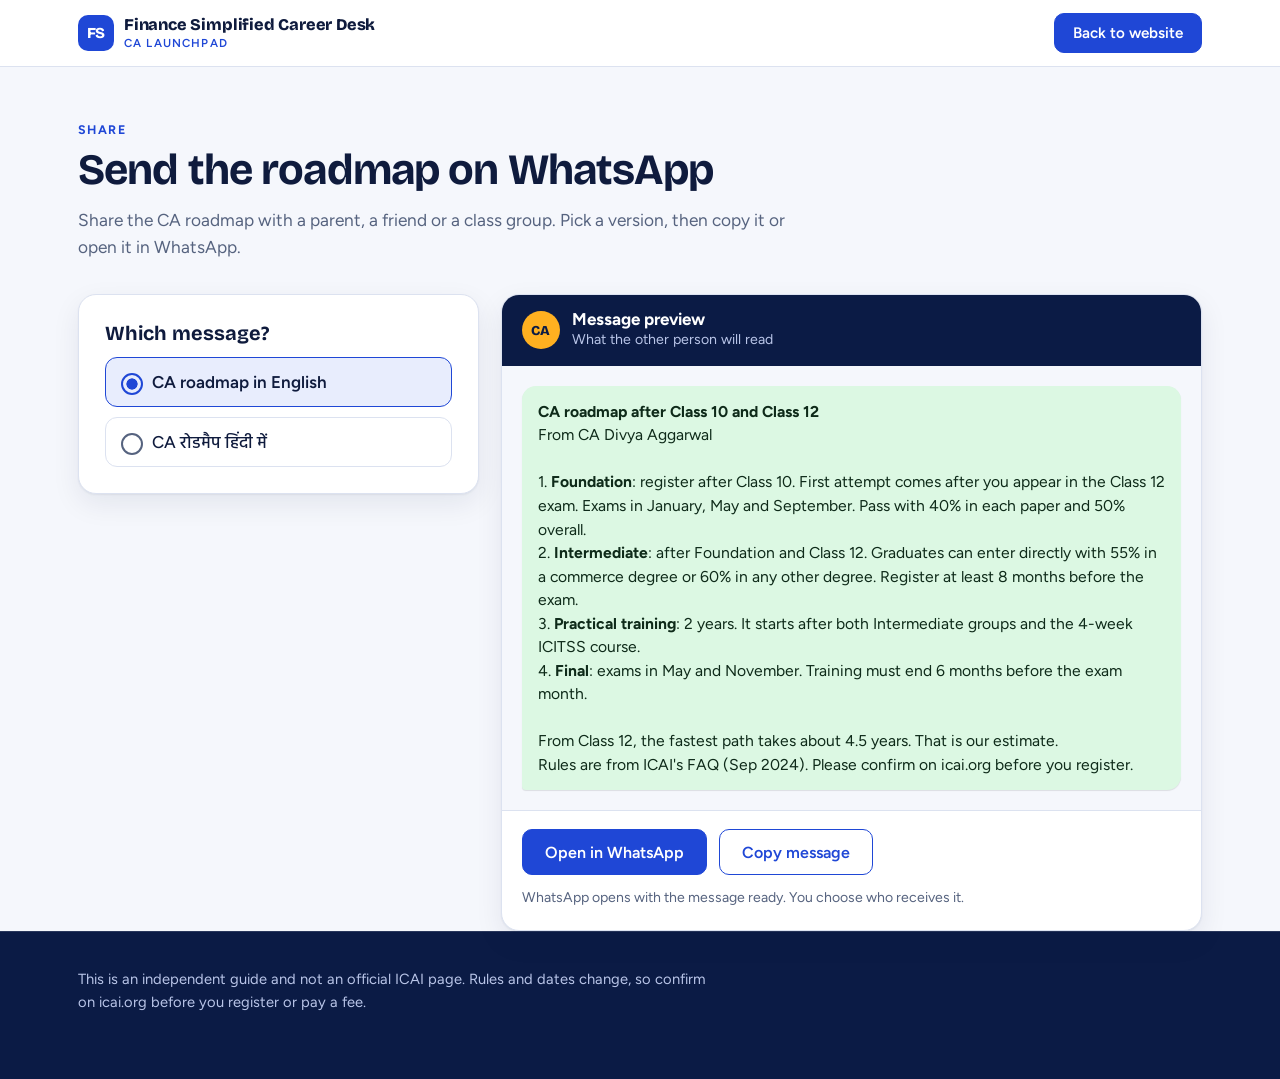
<file: roadmap.html>
<!doctype html><html lang="en"><head><meta charset="utf-8"><meta name="viewport" content="width=device-width,initial-scale=1,viewport-fit=cover"><title>CA Roadmap on WhatsApp</title>
<meta name="description" content="A ready-to-share CA roadmap message in English and Hindi, from Finance Simplified Career Desk.">
<link rel="stylesheet" href="https://fonts.googleapis.com/css2?family=Bricolage+Grotesque:wght@600;700;800&family=Figtree:wght@400;500;600;700&family=Hind:wght@400;500;600&display=swap">
<style>
/* Layout: clean modern ed-tech. Sticky white masthead, full-bleed navy hero (headline + route summary card), the route checker overlapping the hero edge as a white card, then airy sections of cards on a pale blue ground, closing in a navy enquiry band and footer. One bright accent (marigold) on navy only. */
:root{
  --bg:#F5F7FC; --surface:#FFFFFF; --ink:#0F1B3D; --muted:#56637F; --line:#DCE2F0;
  --navy:#0B1B45; --on-navy:#FFFFFF; --on-navy-muted:#B9C5E8;
  --primary:#1F47D6; --primary-ink:#FFFFFF; --primary-soft:#E8EDFD;
  --accent:#FFB020; --accent-ink:#0B1B45;
  --good:#15803D; --good-soft:#DCF5E5; --warn:#8A5605; --warn-soft:#FDF0D3; --bad:#B42318; --bad-soft:#FDE4E1; --info:#3B4A6B; --info-soft:#E8ECF6;
  --p1:#1F47D6; --p2:#0E8AA8; --p3:#1A9B64; --p4:#D98E0B;
  --shadow:0 1px 2px rgba(11,27,69,.06),0 10px 28px rgba(11,27,69,.08);
  --bubble:#DCF8E3; --bubble-ink:#0E2A19;
  --display:'Bricolage Grotesque','Hind',system-ui,sans-serif;
  --body:'Figtree','Hind',system-ui,-apple-system,'Segoe UI',sans-serif;
}
@media (prefers-color-scheme: dark){
  :root:not([data-theme="light"]){
    --bg:#0A1029; --surface:#111A3A; --ink:#EAF0FF; --muted:#9FADD3; --line:#25315F;
    --navy:#070C20; --on-navy:#FFFFFF; --on-navy-muted:#AEBBE0;
    --primary:#86A2FF; --primary-ink:#0A1233; --primary-soft:#1A2759;
    --accent:#FFC24D; --accent-ink:#0B1230;
    --good:#6FD19B; --good-soft:#143122; --warn:#E8B45A; --warn-soft:#38290F; --bad:#F09A8C; --bad-soft:#3B1F1A; --info:#B6C3D1; --info-soft:#1E2748;
    --p1:#86A2FF; --p2:#6EC1DD; --p3:#7FD1A1; --p4:#E8B45A;
    --shadow:0 1px 2px rgba(0,0,0,.3),0 10px 28px rgba(0,0,0,.35);
    --bubble:#1C3B2A; --bubble-ink:#E5F4E8;
    color-scheme:dark;
  }
}
:root[data-theme="dark"]{
  --bg:#0A1029; --surface:#111A3A; --ink:#EAF0FF; --muted:#9FADD3; --line:#25315F;
  --navy:#070C20; --on-navy:#FFFFFF; --on-navy-muted:#AEBBE0;
  --primary:#86A2FF; --primary-ink:#0A1233; --primary-soft:#1A2759;
  --accent:#FFC24D; --accent-ink:#0B1230;
  --good:#6FD19B; --good-soft:#143122; --warn:#E8B45A; --warn-soft:#38290F; --bad:#F09A8C; --bad-soft:#3B1F1A; --info:#B6C3D1; --info-soft:#1E2748;
  --p1:#86A2FF; --p2:#6EC1DD; --p3:#7FD1A1; --p4:#E8B45A;
  --shadow:0 1px 2px rgba(0,0,0,.3),0 10px 28px rgba(0,0,0,.35);
  --bubble:#1C3B2A; --bubble-ink:#E5F4E8;
  color-scheme:dark;
}
*{box-sizing:border-box}
html{scroll-behavior:auto}
@media (prefers-reduced-motion:no-preference){html{scroll-behavior:smooth}}
body{margin:0;background:var(--bg);color:var(--ink);font:400 17px/1.6 var(--body);-webkit-font-smoothing:antialiased}
body::before{content:"";position:fixed;inset:0 0 auto;height:env(safe-area-inset-top,0px);background:var(--surface);z-index:60}
a{color:var(--primary);text-underline-offset:3px}
a:focus-visible,summary:focus-visible,select:focus-visible,input:focus-visible,textarea:focus-visible,button:focus-visible,.pick input:focus-visible + label,.seg input:focus-visible + label{outline:3px solid var(--primary);outline-offset:2px}
.hero a:focus-visible,.band a:focus-visible,.hero button:focus-visible{outline-color:var(--accent)}
.wrap{max-width:1160px;margin-inline:auto;padding-left:max(18px,env(safe-area-inset-left,0px));padding-right:max(18px,env(safe-area-inset-right,0px))}
section[id]{scroll-margin-top:88px}
.ic{width:24px;height:24px;fill:none;stroke:currentColor;stroke-width:1.8;stroke-linecap:round;stroke-linejoin:round;flex:none}

/* masthead */
.top{position:sticky;top:env(safe-area-inset-top,0px);z-index:50;background:var(--surface);border-bottom:1px solid var(--line)}
.top .wrap{display:flex;align-items:center;justify-content:space-between;gap:16px;min-height:66px}
.brand{display:flex;align-items:center;gap:10px;color:var(--ink);text-decoration:none;font:800 1.2rem var(--display);letter-spacing:-.01em}
.bn{display:flex;flex-direction:column;line-height:1.1;font-size:1.02rem}
.bn small{margin-top:3px;font:600 .72rem var(--body);letter-spacing:.1em;text-transform:uppercase;color:var(--primary)}
@media (max-width:420px){.bn{font-size:.9rem}}
.mark{display:grid;place-items:center;width:36px;height:36px;border-radius:10px;background:var(--primary);color:var(--primary-ink);font:800 .95rem var(--display)}
.links{display:flex;gap:24px;align-items:center;font-weight:500;font-size:.96rem}
.links a:not(.btn){color:var(--muted);text-decoration:none}
.links a:not(.btn):hover{color:var(--ink)}
@media (max-width:940px){.links .hide-m{display:none}}

.btn{display:inline-flex;align-items:center;justify-content:center;gap:8px;min-height:46px;padding:11px 22px;border-radius:10px;border:1.5px solid var(--primary);background:var(--primary);color:var(--primary-ink);font:600 1rem var(--body);text-decoration:none;cursor:pointer;transition:transform .15s,box-shadow .15s}
.btn:hover{box-shadow:0 6px 16px rgba(31,71,214,.28);transform:translateY(-1px)}
@media (prefers-reduced-motion:reduce){.btn{transition:none}.btn:hover{transform:none}}
.btn.sm{white-space:nowrap;min-height:40px;padding:8px 18px;font-size:.95rem}
.btn.accent{background:var(--accent);border-color:var(--accent);color:var(--accent-ink)}
.btn.accent:hover{box-shadow:0 6px 16px rgba(255,176,32,.35)}
.btn.ghost{background:transparent;color:var(--primary)}
.btn.light{background:transparent;border-color:rgba(255,255,255,.5);color:#fff}
.btn[aria-disabled="true"],.btn:disabled{opacity:.5;cursor:not-allowed;box-shadow:none;transform:none}
.row{display:flex;flex-wrap:wrap;gap:12px}

/* hero */
.hero{background-color:var(--navy);color:var(--on-navy);background-image:radial-gradient(70% 90% at 88% 0%,rgba(31,71,214,.55),transparent 62%),radial-gradient(rgba(255,255,255,.07) 1px,transparent 1.6px);background-size:auto,24px 24px}
.hero .wrap{display:grid;grid-template-columns:minmax(0,7fr) minmax(0,5fr);gap:44px;align-items:center;padding-block:56px 72px}
@media (max-width:900px){.hero .wrap{grid-template-columns:minmax(0,1fr);gap:32px;padding-block:40px 56px}}
.pill{display:inline-flex;align-items:center;gap:10px;padding:7px 14px;border-radius:999px;background:rgba(255,255,255,.1);border:1px solid rgba(255,255,255,.22);font-size:.92rem;color:var(--on-navy)}
.pill::before{content:"";width:8px;height:8px;border-radius:50%;background:var(--accent);flex:none}
.pill b{font-weight:700;color:var(--accent)}
.hero h1{margin:18px 0 16px;font:800 clamp(2.3rem,5.6vw,3.8rem)/1.04 var(--display);letter-spacing:-.025em;text-wrap:balance;max-width:16ch}
.hero h1 em{font-style:normal;color:var(--accent)}
.hero .lede{margin:0 0 26px;max-width:52ch;color:var(--on-navy-muted);font-size:1.15rem}
.trust{display:flex;flex-wrap:wrap;gap:8px 22px;margin:26px 0 0;padding:0;list-style:none;font-size:.93rem;color:var(--on-navy-muted)}
.trust li{display:flex;gap:8px;align-items:center}
.trust svg{width:16px;height:16px;color:var(--accent);stroke-width:2.4}
.route-card{padding:24px;border-radius:20px;background:rgba(255,255,255,.07);border:1px solid rgba(255,255,255,.18);min-width:0}
.rc-title{margin:0 0 18px;font:700 .78rem var(--body);letter-spacing:.12em;text-transform:uppercase;color:var(--on-navy-muted)}
.rc{list-style:none;margin:0;padding:0}
.rc li{position:relative;display:grid;grid-template-columns:46px minmax(0,1fr);gap:16px;padding-bottom:20px}
.rc li:not(:last-child)::before{content:"";position:absolute;left:22px;top:48px;bottom:2px;width:2px;background:rgba(255,255,255,.22)}
.rc-ic{display:grid;place-items:center;width:46px;height:46px;border-radius:13px;background:rgba(255,255,255,.12);color:#fff}
.rc li:last-child .rc-ic{background:var(--accent);color:var(--accent-ink)}
.rc strong{display:block;font:700 1.12rem var(--display);line-height:1.25}
.rc span.d{display:block;color:var(--on-navy-muted);font-size:.95rem;line-height:1.4}
.rc-end{margin:4px 0 0;padding-top:16px;border-top:1px solid rgba(255,255,255,.16);color:var(--on-navy-muted);font-size:.92rem}

/* cards and fields */
.card{background:var(--surface);border:1px solid var(--line);border-radius:18px;padding:26px;box-shadow:var(--shadow);min-width:0}
@media (max-width:560px){.card{padding:20px}}
.tool-sec{position:relative}
.tool{display:grid;grid-template-columns:minmax(0,5fr) minmax(0,6fr);gap:22px;align-items:start}
@media (max-width:900px){.tool{grid-template-columns:minmax(0,1fr)}}
.choices{border:0;padding:0;margin:0;display:grid;gap:10px;min-width:0}
.choices legend{padding:0;margin-bottom:12px;font:700 1.25rem var(--display)}
.pick{position:relative;min-width:0}
.pick input,.seg input{position:absolute;opacity:0;inset:0;width:100%;height:100%;margin:0;cursor:pointer;z-index:1}
.pick label{display:block;position:relative;padding:13px 14px 13px 46px;border:1.5px solid var(--line);border-radius:12px;background:var(--surface);line-height:1.3;font-weight:500}
.pick label::before{content:"";position:absolute;left:15px;top:50%;width:18px;height:18px;margin-top:-9px;border:2px solid var(--muted);border-radius:50%}
.pick:hover label{border-color:var(--primary)}
.pick input:checked + label{border-color:var(--primary);background:var(--primary-soft);font-weight:600}
.pick input:checked + label::before{border-color:var(--primary);background:radial-gradient(circle,var(--primary) 0 42%,transparent 46%)}
.pick small{display:block;color:var(--muted);font-size:.84rem;font-weight:400;margin-top:2px}
.field{display:grid;gap:6px;min-width:0}
.field label{font-weight:600}
.field select,.field input[type="text"],.field input[type="number"],.field textarea{width:100%;font:inherit;padding:12px 13px;border:1.5px solid var(--line);border-radius:10px;background:var(--surface);color:var(--ink)}
.field textarea{min-height:104px;resize:vertical}
.hint{margin:0;font-size:.88rem;color:var(--muted)}
.fields{display:grid;gap:16px}
.fields.two{grid-template-columns:repeat(2,minmax(0,1fr))}
@media (max-width:620px){.fields.two{grid-template-columns:minmax(0,1fr)}}
.degree{margin-top:20px;padding-top:18px;border-top:1px solid var(--line)}
.check{display:flex;gap:12px;align-items:flex-start;line-height:1.45}
.check input{margin-top:.2rem;width:20px;height:20px;flex:none;accent-color:var(--primary)}
.err{margin:0;color:var(--bad);font-size:.93rem;font-weight:500}

/* result */
.res-head{display:flex;flex-wrap:wrap;gap:8px 12px;align-items:center;margin-bottom:10px}
.chip{display:inline-flex;align-items:center;padding:4px 12px;border-radius:999px;font:700 .76rem var(--body);letter-spacing:.05em;text-transform:uppercase}
.chip.go{background:var(--good-soft);color:var(--good)}
.chip.soon{background:var(--warn-soft);color:var(--warn)}
.chip.no{background:var(--bad-soft);color:var(--bad)}
.chip.info{background:var(--info-soft);color:var(--info)}
.res-title{margin:0 0 8px;font:700 clamp(1.5rem,2.8vw,2rem)/1.15 var(--display);letter-spacing:-.015em;text-wrap:balance}
.result p{margin:0 0 14px}
.mini{margin:24px 0 12px;font:700 .76rem var(--body);letter-spacing:.1em;text-transform:uppercase;color:var(--muted)}
.steps{list-style:none;margin:0;padding:0;counter-reset:s;display:grid;gap:12px}
.steps li{counter-increment:s;display:grid;grid-template-columns:30px minmax(0,1fr);gap:12px;align-items:start}
.steps li::before{content:counter(s);display:grid;place-items:center;width:28px;height:28px;border-radius:50%;background:var(--primary);color:var(--primary-ink);font:700 .85rem var(--body)}
.src{margin-top:18px !important;font-size:.86rem;color:var(--muted)}
.share{margin:16px 0 0 !important;font-weight:600}
.tablewrap{overflow-x:auto;max-width:100%;border:1px solid var(--line);border-radius:12px;background:var(--surface)}
table{border-collapse:collapse;width:100%}
th,td{padding:11px 14px;text-align:left;vertical-align:top;border-bottom:1px solid var(--line)}
th{background:var(--bg);font:700 .74rem var(--body);letter-spacing:.08em;text-transform:uppercase;color:var(--muted)}
tbody tr:last-child td{border-bottom:0}
.num{font-variant-numeric:tabular-nums;white-space:nowrap;font-weight:600}
.tnote{margin:10px 0 0 !important;font-size:.86rem;color:var(--muted)}

/* sections */
.sec{padding-block:88px 0}
@media (max-width:720px){.sec{padding-block:60px 0}}
.sec-head{max-width:66ch;margin-bottom:32px}
.kicker{display:inline-block;margin-bottom:10px;font:700 .78rem var(--body);letter-spacing:.12em;text-transform:uppercase;color:var(--primary)}
.t{margin:0 0 12px;font:700 clamp(1.8rem,3.8vw,2.7rem)/1.1 var(--display);letter-spacing:-.02em;text-wrap:balance}
.lead{margin:0;color:var(--muted);font-size:1.08rem}

/* planner */
.planner{display:grid;grid-template-columns:minmax(0,4fr) minmax(0,7fr);gap:22px;align-items:start}
@media (max-width:900px){.planner{grid-template-columns:minmax(0,1fr)}}
.est{display:grid;gap:2px;margin-bottom:18px}
.est .k{font:700 .76rem var(--body);letter-spacing:.1em;text-transform:uppercase;color:var(--muted)}
.est .big{font:800 clamp(2.2rem,5vw,3.2rem)/1.05 var(--display);letter-spacing:-.02em;color:var(--primary)}
.bar{display:flex;gap:3px;height:14px;border-radius:999px;overflow:hidden}
.bar span{display:block;min-width:4px}
.legend{display:flex;flex-wrap:wrap;gap:8px 22px;margin:12px 0 4px;padding:0;list-style:none;font-size:.9rem;color:var(--muted)}
.legend li{display:flex;align-items:center;gap:8px}
.legend i{display:block;width:12px;height:12px;border-radius:4px}
.ph1{background:var(--p1)}.ph2{background:var(--p2)}.ph3{background:var(--p3)}.ph4{background:var(--p4)}
.tl{list-style:none;margin:0;padding:0}
.tl li{display:grid;grid-template-columns:5.4rem minmax(0,1fr);gap:0 16px}
.tl .d{padding-top:1px;font-weight:700;font-size:.9rem;font-variant-numeric:tabular-nums;color:var(--ink)}
.tl .b{position:relative;padding:0 0 20px 24px;border-left:2px solid var(--line)}
.tl li:last-child .b{border-left-color:transparent;padding-bottom:0}
.tl .b::before{content:"";position:absolute;left:-8px;top:3px;width:14px;height:14px;border-radius:50%;background:var(--surface);border:3px solid var(--primary)}
.tl li.exam .b::before{background:var(--primary)}
.tl li.result .b::before{border-color:var(--p3)}
.tl li.done .b::before{background:var(--good);border-color:var(--good)}
.tl strong{display:block;font-weight:700;line-height:1.35}
.tl span.n{display:block;color:var(--muted);font-size:.92rem;line-height:1.45}

/* quiz */
.quiz{max-width:880px}
.q{border:0;margin:0 0 22px;padding:0 0 22px;min-width:0;border-bottom:1px solid var(--line)}
.q:last-of-type{border-bottom:0;margin-bottom:12px}
.qlegend{display:block;max-width:62ch;margin-bottom:12px;padding:0;font:600 1.08rem var(--body)}
.scale{display:grid;grid-template-columns:repeat(4,minmax(0,1fr));gap:8px}
@media (max-width:560px){.scale{grid-template-columns:repeat(2,minmax(0,1fr))}}
.seg{position:relative;min-width:0}
.seg label{display:block;padding:11px 8px;border:1.5px solid var(--line);border-radius:10px;background:var(--surface);text-align:center;font-size:.94rem;line-height:1.25;cursor:pointer;font-weight:500}
.seg:hover label{border-color:var(--primary)}
.seg input:checked + label{border-color:var(--primary);background:var(--primary);color:var(--primary-ink);font-weight:700}
.qbar{display:flex;flex-wrap:wrap;gap:12px 20px;align-items:center}
.qprog{font-weight:600;font-size:.92rem;color:var(--muted)}
.dims{display:grid;gap:16px;margin:18px 0 4px}
.dim .l{display:flex;justify-content:space-between;gap:12px;font-weight:600}
.dim .l span:last-child{color:var(--muted);font-variant-numeric:tabular-nums}
.meter{height:10px;margin-top:7px;border-radius:999px;background:var(--line);overflow:hidden}
.meter span{display:block;height:100%;background:var(--primary);border-radius:999px}
.tips{margin:6px 0 0;padding-left:1.2rem;display:grid;gap:8px}
#quiz-out{margin-top:22px}

/* stages */
.stages{list-style:none;margin:0;padding:0;display:grid;grid-template-columns:repeat(2,minmax(0,1fr));gap:22px;counter-reset:st}
@media (max-width:760px){.stages{grid-template-columns:minmax(0,1fr)}}
.stage{counter-increment:st}
.stage .hd{display:flex;align-items:center;gap:16px;margin-bottom:12px}
.ico{display:grid;place-items:center;width:52px;height:52px;border-radius:15px;background:var(--primary-soft);color:var(--primary)}
.stage .no::before{content:"Stage " counter(st);font:700 .74rem var(--body);letter-spacing:.12em;text-transform:uppercase;color:var(--muted)}
.stage h3{margin:2px 0 0;font:700 1.45rem/1.15 var(--display);letter-spacing:-.01em}
.stage .len{margin:0 0 16px;color:var(--muted)}
.facts{display:grid;gap:0;margin:0}
.facts div{display:grid;grid-template-columns:7.4rem minmax(0,1fr);gap:14px;padding:12px 0;border-top:1px solid var(--line)}
.facts dt{padding-top:2px;font:700 .74rem var(--body);letter-spacing:.08em;text-transform:uppercase;color:var(--muted)}
.facts dd{margin:0}
@media (max-width:480px){.facts div{grid-template-columns:minmax(0,1fr);gap:2px}}
.timeline-est{margin:22px 0 0;max-width:66ch;color:var(--muted)}

/* costs and careers */
.fees{display:grid;grid-template-columns:repeat(4,minmax(0,1fr));gap:16px}
@media (max-width:900px){.fees{grid-template-columns:repeat(2,minmax(0,1fr))}}
.fee{padding:22px;border:1px solid var(--line);border-radius:16px;background:var(--surface)}
.fee .amt{font:800 2.1rem/1.1 var(--display);letter-spacing:-.02em;color:var(--primary)}
.fee .what{margin-top:6px;color:var(--muted);font-size:.95rem}
.sub{margin:48px 0 16px;font:700 1.5rem var(--display);letter-spacing:-.01em}
.paths{list-style:none;margin:0;padding:0;display:grid;grid-template-columns:repeat(3,minmax(0,1fr));gap:16px}
@media (max-width:900px){.paths{grid-template-columns:repeat(2,minmax(0,1fr))}}
@media (max-width:560px){.paths{grid-template-columns:minmax(0,1fr)}}
.paths li{padding:22px;border:1px solid var(--line);border-radius:16px;background:var(--surface)}
.paths .ico{width:44px;height:44px;border-radius:12px;margin-bottom:12px}
.paths strong{display:block;margin-bottom:4px;font:700 1.12rem var(--display)}
.paths p{margin:0;color:var(--muted);font-size:.97rem}
.compare{min-width:560px}
.compare th:first-child,.compare td:first-child{font-weight:700;white-space:nowrap}

/* faq */
details{margin-bottom:12px;padding:0 22px;border:1px solid var(--line);border-radius:14px;background:var(--surface)}
summary{cursor:pointer;list-style:none;display:flex;justify-content:space-between;align-items:center;gap:16px;padding:18px 0;font-weight:600;font-size:1.06rem}
summary::-webkit-details-marker{display:none}
summary::after{content:"+";display:grid;place-items:center;width:30px;height:30px;border-radius:50%;background:var(--primary-soft);color:var(--primary);font:700 1.2rem/1 var(--body);flex:none}
details[open] summary::after{content:"\2212"}
details p{margin:0 0 20px;max-width:68ch;color:var(--muted)}

/* whatsapp */
.wa{display:grid;grid-template-columns:minmax(0,4fr) minmax(0,7fr);gap:22px;align-items:start}
@media (max-width:900px){.wa{grid-template-columns:minmax(0,1fr)}}
.chat{border:1px solid var(--line);border-radius:18px;background:var(--surface);box-shadow:var(--shadow);overflow:hidden;min-width:0}
.chat-top{display:flex;align-items:center;gap:12px;padding:14px 20px;background:var(--navy);color:#fff}
.av{display:grid;place-items:center;width:38px;height:38px;border-radius:50%;background:var(--accent);color:var(--accent-ink);font:800 .85rem var(--display);flex:none}
.chat-top strong{display:block;line-height:1.2}
.chat-top small{display:block;color:var(--on-navy-muted)}
.chat-body{padding:20px;background:var(--bg)}
.bubble{margin:0;padding:14px 16px;max-height:440px;overflow:auto;border-radius:14px 14px 14px 4px;background:var(--bubble);color:var(--bubble-ink);box-shadow:0 1px 1px rgba(0,0,0,.1);white-space:pre-wrap;overflow-wrap:anywhere;font-size:.98rem;line-height:1.5}
.chat-act{padding:18px 20px 20px;border-top:1px solid var(--line)}

.sr{display:inline-block;margin-left:6px;padding:0 7px;border-radius:6px;background:var(--primary-soft);color:var(--primary);font-size:.74rem;font-weight:700;letter-spacing:.02em;text-decoration:none;white-space:nowrap;vertical-align:1px}
.thanks{margin:0;padding:14px 16px;border-radius:12px;background:var(--good-soft);color:var(--ink);font-size:.97rem}
.srnote{font-size:.9rem;color:var(--muted);margin:12px 0 0}
.facts-t td:nth-child(3){line-height:1.9}
@media (max-width:560px){.facts-t th,.facts-t td{padding:9px 7px;font-size:.88rem}.facts-t .num{white-space:normal}.facts-t td:nth-child(3){white-space:normal}.facts-t .sr{white-space:normal;margin:0 4px 3px 0}}
.broch{display:grid;grid-template-columns:minmax(0,5fr) minmax(0,6fr);gap:22px;align-items:start}
@media (max-width:900px){.broch{grid-template-columns:minmax(0,1fr)}}
.bhead{padding:26px;border-radius:18px;color:#fff;background-color:var(--navy);background-image:radial-gradient(80% 90% at 100% 0%,rgba(255,176,32,.35),transparent 60%),radial-gradient(70% 90% at 0% 100%,rgba(31,71,214,.6),transparent 60%)}
.bhead .k{font:700 .76rem var(--body);letter-spacing:.12em;text-transform:uppercase;color:var(--accent)}
.bhead h3{margin:8px 0 6px;font:800 clamp(1.7rem,3.6vw,2.3rem)/1.05 var(--display);letter-spacing:-.02em}
.bhead p{margin:0 0 16px;color:var(--on-navy-muted)}
.bdate{display:flex;flex-wrap:wrap;gap:10px;margin:0;padding:0;list-style:none}
.bdate li{padding:8px 14px;border-radius:999px;background:rgba(255,255,255,.1);border:1px solid rgba(255,255,255,.2);font-weight:600;font-size:.95rem}
.bdate li b{color:var(--accent)}
.lv{display:flex;flex-wrap:wrap;gap:8px;margin:0 0 6px;padding:0;list-style:none}
.lv li{padding:6px 12px;border-radius:999px;background:var(--primary-soft);color:var(--primary);font-weight:600;font-size:.9rem}
.bcols{display:grid;grid-template-columns:repeat(2,minmax(0,1fr));gap:18px;margin-top:18px}
@media (max-width:620px){.bcols{grid-template-columns:minmax(0,1fr)}}
.bcols h4{margin:0 0 8px;font:700 .76rem var(--body);letter-spacing:.1em;text-transform:uppercase;color:var(--muted)}
.bcols p{margin:0 0 6px}
.bnote{margin:18px 0 0;padding:14px 16px;border-radius:12px;background:var(--warn-soft);color:var(--ink);font-size:.93rem}
/* enquiry band and footer */
.band{margin-top:96px;padding-block:80px;background-color:var(--navy);color:var(--on-navy);background-image:radial-gradient(60% 80% at 8% 0%,rgba(31,71,214,.45),transparent 62%)}
@media (max-width:720px){.band{margin-top:64px;padding-block:56px}}
.band .kicker{color:var(--accent)}
.band .lead{color:var(--on-navy-muted)}
.enq{display:grid;grid-template-columns:minmax(0,5fr) minmax(0,6fr);gap:44px;align-items:start}
@media (max-width:900px){.enq{grid-template-columns:minmax(0,1fr);gap:32px}}
.services{list-style:none;margin:24px 0 0;padding:0}
.services li{display:grid;grid-template-columns:48px minmax(0,1fr);gap:16px;padding:20px 0;border-top:1px solid rgba(255,255,255,.16)}
.services .ico{background:rgba(255,255,255,.1);color:var(--accent);width:48px;height:48px}
.services h3{margin:0 0 4px;font:700 1.2rem var(--display)}
.services p{margin:0;color:var(--on-navy-muted)}
.sign{margin:22px 0 0;max-width:52ch;color:var(--on-navy-muted)}
.band .card{color:var(--ink)}
footer{padding-block:36px 56px;background:var(--navy);color:var(--on-navy-muted);border-top:1px solid rgba(255,255,255,.12);font-size:.92rem}
footer a{color:#fff}
footer ul{margin:8px 0 16px;padding-left:1.1rem}
footer p{margin:0 0 8px;max-width:72ch}

[hidden]{display:none!important}body{margin:0}</style>
</head><body>
<header class="top"><div class="wrap"><a class="brand" href="index.html"><span class="mark" aria-hidden="true">FS</span><span class="bn">Finance Simplified Career Desk<small>CA Launchpad</small></span></a><nav class="links"><a class="btn sm" href="index.html">Back to website</a></nav></div></header>
<main>
<section class="sec wrap" id="whatsapp" style="padding-top:48px">
  <div class="sec-head">
    <span class="kicker">Share</span>
    <h2 class="t">Send the roadmap on WhatsApp</h2>
    <p class="lead">Share the CA roadmap with a parent, a friend or a class group. Pick a version, then copy it or open it in WhatsApp.</p>
  </div>
  <div class="wa">
    <form class="card" id="wa-form" aria-label="Message version">
      <fieldset class="choices">
        <legend>Which message?</legend>
        <div class="pick"><input type="radio" name="wamsg" id="wa-en" value="en" checked><label for="wa-en">CA roadmap in English</label></div>
        <div class="pick"><input type="radio" name="wamsg" id="wa-hi" value="hi"><label for="wa-hi" lang="hi">CA रोडमैप हिंदी में</label></div>
      </fieldset>
    </form>
    <div class="chat">
      <div class="chat-top"><span class="av" aria-hidden="true">CA</span><div><strong>Message preview</strong><small>What the other person will read</small></div></div>
      <div class="chat-body"><div class="bubble" id="wa-bubble" tabindex="0" aria-label="Message preview"></div></div>
      <div class="chat-act">
        <div class="row">
          <a class="btn" id="wa-open" href="https://wa.me/" target="_blank" rel="noopener">Open in WhatsApp</a>
          <button class="btn ghost" type="button" id="wa-copy">Copy message</button>
        </div>
        <p class="hint" id="wa-hint" style="margin-top:12px">WhatsApp opens with the message ready. You choose who receives it.</p>
      </div>
    </div>
  </div>
</section>


</main>
<footer><div class="wrap"><p>This is an independent guide and not an official ICAI page. Rules and dates change, so confirm on icai.org before you register or pay a fee.</p></div></footer>
<script>
function roadmapMessage(lang){
  if(lang==='hi')return [
    "*CA बनने का रोडमैप (10वीं और 12वीं के बाद)*",
    "CA दिव्या अग्रवाल की ओर से",
    "",
    "1. *फाउंडेशन*: 10वीं के बाद रजिस्ट्रेशन। पहला अटेम्प्ट 12वीं की परीक्षा देने के बाद। परीक्षा जनवरी, मई और सितंबर में। पास होने के लिए हर पेपर में 40% और कुल 50%।",
    "2. *इंटरमीडिएट*: फाउंडेशन पास और 12वीं के बाद। ग्रेजुएट के लिए डायरेक्ट एंट्री (कॉमर्स में 55%, अन्य डिग्री में 60%)। परीक्षा से कम से कम 8 महीने पहले रजिस्ट्रेशन।",
    "3. *प्रैक्टिकल ट्रेनिंग*: 2 साल। इंटरमीडिएट के दोनों ग्रुप पास करने और 4 हफ्ते के ICITSS के बाद शुरू होती है।",
    "4. *फाइनल*: परीक्षा मई और नवंबर में। परीक्षा के महीने से 6 महीने पहले तक ट्रेनिंग पूरी होनी चाहिए।",
    "",
    "12वीं के बाद सबसे तेज़ रास्ते में लगभग 4.5 साल लगते हैं। यह हमारा अनुमान है।",
    "नियम ICAI की FAQ (सितंबर 2024) के अनुसार हैं। रजिस्ट्रेशन से पहले icai.org पर जाँच लें।"
  ].join('\n');
  return [
    "*CA roadmap after Class 10 and Class 12*",
    "From CA Divya Aggarwal",
    "",
    "1. *Foundation*: register after Class 10. First attempt comes after you appear in the Class 12 exam. Exams in January, May and September. Pass with 40% in each paper and 50% overall.",
    "2. *Intermediate*: after Foundation and Class 12. Graduates can enter directly with 55% in a commerce degree or 60% in any other degree. Register at least 8 months before the exam.",
    "3. *Practical training*: 2 years. It starts after both Intermediate groups and the 4-week ICITSS course.",
    "4. *Final*: exams in May and November. Training must end 6 months before the exam month.",
    "",
    "From Class 12, the fastest path takes about 4.5 years. That is our estimate.",
    "Rules are from ICAI's FAQ (Sep 2024). Please confirm on icai.org before you register."
  ].join('\n');
}

function waHref(msg){return 'https://wa.me/?text='+encodeURIComponent(msg);}
(function(){
  var $=function(s){return document.querySelector(s);};
  function kind(){var c=document.querySelector('input[name="wamsg"]:checked');return c?c.value:'en';}
  function esc(s){return s.replace(/&/g,'&amp;').replace(/</g,'&lt;').replace(/>/g,'&gt;');}
  function update(){
    var t=roadmapMessage(kind()),b=$('#wa-bubble');
    b.innerHTML=esc(t).replace(/\*([^*\n]+)\*/g,'<strong>$1</strong>');
    b.setAttribute('lang',kind()==='hi'?'hi':'en');
    $('#wa-open').href=waHref(t);
  }
  function copyWith(text,btn,node){
    var orig=btn.textContent;
    function flash(m){btn.textContent=m;setTimeout(function(){btn.textContent=orig;},2200);}
    function fallback(){try{var r=document.createRange();r.selectNodeContents(node);var s=window.getSelection();s.removeAllRanges();s.addRange(r);}catch(e){}flash('Select and copy');}
    try{if(navigator.clipboard&&navigator.clipboard.writeText){navigator.clipboard.writeText(text).then(function(){flash('Copied');},fallback);}else fallback();}catch(e){fallback();}
  }
  $('#wa-form').addEventListener('change',update);
  $('#wa-form').addEventListener('submit',function(e){e.preventDefault();});
  $('#wa-copy').addEventListener('click',function(){copyWith(roadmapMessage(kind()),this,$('#wa-bubble'));});
  update();
})();
</script>

</body></html>
</file>
<file: style.css>
/* Finance Simplified Career Desk: shared styles. Design tokens are at the top of this file. */
/* Layout: clean modern ed-tech. Sticky white masthead, full-bleed navy hero (headline + route summary card), the route checker overlapping the hero edge as a white card, then airy sections of cards on a pale blue ground, closing in a navy enquiry band and footer. One bright accent (marigold) on navy only. */
:root{
  --bg:#F5F7FC; --surface:#FFFFFF; --ink:#0F1B3D; --muted:#56637F; --line:#DCE2F0;
  --navy:#0B1B45; --on-navy:#FFFFFF; --on-navy-muted:#B9C5E8;
  --primary:#1F47D6; --primary-ink:#FFFFFF; --primary-soft:#E8EDFD;
  --accent:#FFB020; --accent-ink:#0B1B45;
  --good:#15803D; --good-soft:#DCF5E5; --warn:#8A5605; --warn-soft:#FDF0D3; --bad:#B42318; --bad-soft:#FDE4E1; --info:#3B4A6B; --info-soft:#E8ECF6;
  --p1:#1F47D6; --p2:#0E8AA8; --p3:#1A9B64; --p4:#D98E0B;
  --shadow:0 1px 2px rgba(11,27,69,.06),0 10px 28px rgba(11,27,69,.08);
  --bubble:#DCF8E3; --bubble-ink:#0E2A19;
  --display:'Bricolage Grotesque','Hind',system-ui,sans-serif;
  --body:'Figtree','Hind',system-ui,-apple-system,'Segoe UI',sans-serif;
}
@media (prefers-color-scheme: dark){
  :root:not([data-theme="light"]){
    --bg:#0A1029; --surface:#111A3A; --ink:#EAF0FF; --muted:#9FADD3; --line:#25315F;
    --navy:#070C20; --on-navy:#FFFFFF; --on-navy-muted:#AEBBE0;
    --primary:#86A2FF; --primary-ink:#0A1233; --primary-soft:#1A2759;
    --accent:#FFC24D; --accent-ink:#0B1230;
    --good:#6FD19B; --good-soft:#143122; --warn:#E8B45A; --warn-soft:#38290F; --bad:#F09A8C; --bad-soft:#3B1F1A; --info:#B6C3D1; --info-soft:#1E2748;
    --p1:#86A2FF; --p2:#6EC1DD; --p3:#7FD1A1; --p4:#E8B45A;
    --shadow:0 1px 2px rgba(0,0,0,.3),0 10px 28px rgba(0,0,0,.35);
    --bubble:#1C3B2A; --bubble-ink:#E5F4E8;
    color-scheme:dark;
  }
}
:root[data-theme="dark"]{
  --bg:#0A1029; --surface:#111A3A; --ink:#EAF0FF; --muted:#9FADD3; --line:#25315F;
  --navy:#070C20; --on-navy:#FFFFFF; --on-navy-muted:#AEBBE0;
  --primary:#86A2FF; --primary-ink:#0A1233; --primary-soft:#1A2759;
  --accent:#FFC24D; --accent-ink:#0B1230;
  --good:#6FD19B; --good-soft:#143122; --warn:#E8B45A; --warn-soft:#38290F; --bad:#F09A8C; --bad-soft:#3B1F1A; --info:#B6C3D1; --info-soft:#1E2748;
  --p1:#86A2FF; --p2:#6EC1DD; --p3:#7FD1A1; --p4:#E8B45A;
  --shadow:0 1px 2px rgba(0,0,0,.3),0 10px 28px rgba(0,0,0,.35);
  --bubble:#1C3B2A; --bubble-ink:#E5F4E8;
  color-scheme:dark;
}
*{box-sizing:border-box}
html{scroll-behavior:auto}
@media (prefers-reduced-motion:no-preference){html{scroll-behavior:smooth}}
body{margin:0;background:var(--bg);color:var(--ink);font:400 17px/1.6 var(--body);-webkit-font-smoothing:antialiased}
body::before{content:"";position:fixed;inset:0 0 auto;height:env(safe-area-inset-top,0px);background:var(--surface);z-index:60}
a{color:var(--primary);text-underline-offset:3px}
a:focus-visible,summary:focus-visible,select:focus-visible,input:focus-visible,textarea:focus-visible,button:focus-visible,.pick input:focus-visible + label,.seg input:focus-visible + label{outline:3px solid var(--primary);outline-offset:2px}
.hero a:focus-visible,.band a:focus-visible,.hero button:focus-visible{outline-color:var(--accent)}
.wrap{max-width:1160px;margin-inline:auto;padding-left:max(18px,env(safe-area-inset-left,0px));padding-right:max(18px,env(safe-area-inset-right,0px))}
section[id]{scroll-margin-top:88px}
.ic{width:24px;height:24px;fill:none;stroke:currentColor;stroke-width:1.8;stroke-linecap:round;stroke-linejoin:round;flex:none}

/* masthead */
.top{position:sticky;top:env(safe-area-inset-top,0px);z-index:50;background:var(--surface);border-bottom:1px solid var(--line)}
.top .wrap{display:flex;align-items:center;justify-content:space-between;gap:16px;min-height:66px}
.brand{display:flex;align-items:center;gap:10px;color:var(--ink);text-decoration:none;font:800 1.2rem var(--display);letter-spacing:-.01em}
.bn{display:flex;flex-direction:column;line-height:1.1;font-size:1.02rem}
.bn small{margin-top:3px;font:600 .72rem var(--body);letter-spacing:.1em;text-transform:uppercase;color:var(--primary)}
@media (max-width:420px){.bn{font-size:.9rem}}
.mark{display:grid;place-items:center;width:36px;height:36px;border-radius:10px;background:var(--primary);color:var(--primary-ink);font:800 .95rem var(--display)}
.links{display:flex;gap:24px;align-items:center;font-weight:500;font-size:.96rem}
.links a:not(.btn){color:var(--muted);text-decoration:none}
.links a:not(.btn):hover{color:var(--ink)}
@media (max-width:940px){.links .hide-m{display:none}}

.btn{display:inline-flex;align-items:center;justify-content:center;gap:8px;min-height:46px;padding:11px 22px;border-radius:10px;border:1.5px solid var(--primary);background:var(--primary);color:var(--primary-ink);font:600 1rem var(--body);text-decoration:none;cursor:pointer;transition:transform .15s,box-shadow .15s}
.btn:hover{box-shadow:0 6px 16px rgba(31,71,214,.28);transform:translateY(-1px)}
@media (prefers-reduced-motion:reduce){.btn{transition:none}.btn:hover{transform:none}}
.btn.sm{white-space:nowrap;min-height:40px;padding:8px 18px;font-size:.95rem}
.btn.accent{background:var(--accent);border-color:var(--accent);color:var(--accent-ink)}
.btn.accent:hover{box-shadow:0 6px 16px rgba(255,176,32,.35)}
.btn.ghost{background:transparent;color:var(--primary)}
.btn.light{background:transparent;border-color:rgba(255,255,255,.5);color:#fff}
.btn[aria-disabled="true"],.btn:disabled{opacity:.5;cursor:not-allowed;box-shadow:none;transform:none}
.row{display:flex;flex-wrap:wrap;gap:12px}

/* hero */
.hero{background-color:var(--navy);color:var(--on-navy);background-image:radial-gradient(70% 90% at 88% 0%,rgba(31,71,214,.55),transparent 62%),radial-gradient(rgba(255,255,255,.07) 1px,transparent 1.6px);background-size:auto,24px 24px}
.hero .wrap{display:grid;grid-template-columns:minmax(0,7fr) minmax(0,5fr);gap:44px;align-items:center;padding-block:56px 72px}
@media (max-width:900px){.hero .wrap{grid-template-columns:minmax(0,1fr);gap:32px;padding-block:40px 56px}}
.pill{display:inline-flex;align-items:center;gap:10px;padding:7px 14px;border-radius:999px;background:rgba(255,255,255,.1);border:1px solid rgba(255,255,255,.22);font-size:.92rem;color:var(--on-navy)}
.pill::before{content:"";width:8px;height:8px;border-radius:50%;background:var(--accent);flex:none}
.pill b{font-weight:700;color:var(--accent)}
.hero h1{margin:18px 0 16px;font:800 clamp(2.3rem,5.6vw,3.8rem)/1.04 var(--display);letter-spacing:-.025em;text-wrap:balance;max-width:16ch}
.hero h1 em{font-style:normal;color:var(--accent)}
.hero .lede{margin:0 0 26px;max-width:52ch;color:var(--on-navy-muted);font-size:1.15rem}
.trust{display:flex;flex-wrap:wrap;gap:8px 22px;margin:26px 0 0;padding:0;list-style:none;font-size:.93rem;color:var(--on-navy-muted)}
.trust li{display:flex;gap:8px;align-items:center}
.trust svg{width:16px;height:16px;color:var(--accent);stroke-width:2.4}
.route-card{padding:24px;border-radius:20px;background:rgba(255,255,255,.07);border:1px solid rgba(255,255,255,.18);min-width:0}
.rc-title{margin:0 0 18px;font:700 .78rem var(--body);letter-spacing:.12em;text-transform:uppercase;color:var(--on-navy-muted)}
.rc{list-style:none;margin:0;padding:0}
.rc li{position:relative;display:grid;grid-template-columns:46px minmax(0,1fr);gap:16px;padding-bottom:20px}
.rc li:not(:last-child)::before{content:"";position:absolute;left:22px;top:48px;bottom:2px;width:2px;background:rgba(255,255,255,.22)}
.rc-ic{display:grid;place-items:center;width:46px;height:46px;border-radius:13px;background:rgba(255,255,255,.12);color:#fff}
.rc li:last-child .rc-ic{background:var(--accent);color:var(--accent-ink)}
.rc strong{display:block;font:700 1.12rem var(--display);line-height:1.25}
.rc span.d{display:block;color:var(--on-navy-muted);font-size:.95rem;line-height:1.4}
.rc-end{margin:4px 0 0;padding-top:16px;border-top:1px solid rgba(255,255,255,.16);color:var(--on-navy-muted);font-size:.92rem}

/* cards and fields */
.card{background:var(--surface);border:1px solid var(--line);border-radius:18px;padding:26px;box-shadow:var(--shadow);min-width:0}
@media (max-width:560px){.card{padding:20px}}
.tool-sec{position:relative}
.tool{display:grid;grid-template-columns:minmax(0,5fr) minmax(0,6fr);gap:22px;align-items:start}
@media (max-width:900px){.tool{grid-template-columns:minmax(0,1fr)}}
.choices{border:0;padding:0;margin:0;display:grid;gap:10px;min-width:0}
.choices legend{padding:0;margin-bottom:12px;font:700 1.25rem var(--display)}
.pick{position:relative;min-width:0}
.pick input,.seg input{position:absolute;opacity:0;inset:0;width:100%;height:100%;margin:0;cursor:pointer;z-index:1}
.pick label{display:block;position:relative;padding:13px 14px 13px 46px;border:1.5px solid var(--line);border-radius:12px;background:var(--surface);line-height:1.3;font-weight:500}
.pick label::before{content:"";position:absolute;left:15px;top:50%;width:18px;height:18px;margin-top:-9px;border:2px solid var(--muted);border-radius:50%}
.pick:hover label{border-color:var(--primary)}
.pick input:checked + label{border-color:var(--primary);background:var(--primary-soft);font-weight:600}
.pick input:checked + label::before{border-color:var(--primary);background:radial-gradient(circle,var(--primary) 0 42%,transparent 46%)}
.pick small{display:block;color:var(--muted);font-size:.84rem;font-weight:400;margin-top:2px}
.field{display:grid;gap:6px;min-width:0}
.field label{font-weight:600}
.field select,.field input[type="text"],.field input[type="number"],.field textarea{width:100%;font:inherit;padding:12px 13px;border:1.5px solid var(--line);border-radius:10px;background:var(--surface);color:var(--ink)}
.field textarea{min-height:104px;resize:vertical}
.hint{margin:0;font-size:.88rem;color:var(--muted)}
.fields{display:grid;gap:16px}
.fields.two{grid-template-columns:repeat(2,minmax(0,1fr))}
@media (max-width:620px){.fields.two{grid-template-columns:minmax(0,1fr)}}
.degree{margin-top:20px;padding-top:18px;border-top:1px solid var(--line)}
.check{display:flex;gap:12px;align-items:flex-start;line-height:1.45}
.check input{margin-top:.2rem;width:20px;height:20px;flex:none;accent-color:var(--primary)}
.err{margin:0;color:var(--bad);font-size:.93rem;font-weight:500}

/* result */
.res-head{display:flex;flex-wrap:wrap;gap:8px 12px;align-items:center;margin-bottom:10px}
.chip{display:inline-flex;align-items:center;padding:4px 12px;border-radius:999px;font:700 .76rem var(--body);letter-spacing:.05em;text-transform:uppercase}
.chip.go{background:var(--good-soft);color:var(--good)}
.chip.soon{background:var(--warn-soft);color:var(--warn)}
.chip.no{background:var(--bad-soft);color:var(--bad)}
.chip.info{background:var(--info-soft);color:var(--info)}
.res-title{margin:0 0 8px;font:700 clamp(1.5rem,2.8vw,2rem)/1.15 var(--display);letter-spacing:-.015em;text-wrap:balance}
.result p{margin:0 0 14px}
.mini{margin:24px 0 12px;font:700 .76rem var(--body);letter-spacing:.1em;text-transform:uppercase;color:var(--muted)}
.steps{list-style:none;margin:0;padding:0;counter-reset:s;display:grid;gap:12px}
.steps li{counter-increment:s;display:grid;grid-template-columns:30px minmax(0,1fr);gap:12px;align-items:start}
.steps li::before{content:counter(s);display:grid;place-items:center;width:28px;height:28px;border-radius:50%;background:var(--primary);color:var(--primary-ink);font:700 .85rem var(--body)}
.src{margin-top:18px !important;font-size:.86rem;color:var(--muted)}
.share{margin:16px 0 0 !important;font-weight:600}
.tablewrap{overflow-x:auto;max-width:100%;border:1px solid var(--line);border-radius:12px;background:var(--surface)}
table{border-collapse:collapse;width:100%}
th,td{padding:11px 14px;text-align:left;vertical-align:top;border-bottom:1px solid var(--line)}
th{background:var(--bg);font:700 .74rem var(--body);letter-spacing:.08em;text-transform:uppercase;color:var(--muted)}
tbody tr:last-child td{border-bottom:0}
.num{font-variant-numeric:tabular-nums;white-space:nowrap;font-weight:600}
.tnote{margin:10px 0 0 !important;font-size:.86rem;color:var(--muted)}

/* sections */
.sec{padding-block:88px 0}
@media (max-width:720px){.sec{padding-block:60px 0}}
.sec-head{max-width:66ch;margin-bottom:32px}
.kicker{display:inline-block;margin-bottom:10px;font:700 .78rem var(--body);letter-spacing:.12em;text-transform:uppercase;color:var(--primary)}
.t{margin:0 0 12px;font:700 clamp(1.8rem,3.8vw,2.7rem)/1.1 var(--display);letter-spacing:-.02em;text-wrap:balance}
.lead{margin:0;color:var(--muted);font-size:1.08rem}

/* planner */
.planner{display:grid;grid-template-columns:minmax(0,4fr) minmax(0,7fr);gap:22px;align-items:start}
@media (max-width:900px){.planner{grid-template-columns:minmax(0,1fr)}}
.est{display:grid;gap:2px;margin-bottom:18px}
.est .k{font:700 .76rem var(--body);letter-spacing:.1em;text-transform:uppercase;color:var(--muted)}
.est .big{font:800 clamp(2.2rem,5vw,3.2rem)/1.05 var(--display);letter-spacing:-.02em;color:var(--primary)}
.bar{display:flex;gap:3px;height:14px;border-radius:999px;overflow:hidden}
.bar span{display:block;min-width:4px}
.legend{display:flex;flex-wrap:wrap;gap:8px 22px;margin:12px 0 4px;padding:0;list-style:none;font-size:.9rem;color:var(--muted)}
.legend li{display:flex;align-items:center;gap:8px}
.legend i{display:block;width:12px;height:12px;border-radius:4px}
.ph1{background:var(--p1)}.ph2{background:var(--p2)}.ph3{background:var(--p3)}.ph4{background:var(--p4)}
.tl{list-style:none;margin:0;padding:0}
.tl li{display:grid;grid-template-columns:5.4rem minmax(0,1fr);gap:0 16px}
.tl .d{padding-top:1px;font-weight:700;font-size:.9rem;font-variant-numeric:tabular-nums;color:var(--ink)}
.tl .b{position:relative;padding:0 0 20px 24px;border-left:2px solid var(--line)}
.tl li:last-child .b{border-left-color:transparent;padding-bottom:0}
.tl .b::before{content:"";position:absolute;left:-8px;top:3px;width:14px;height:14px;border-radius:50%;background:var(--surface);border:3px solid var(--primary)}
.tl li.exam .b::before{background:var(--primary)}
.tl li.result .b::before{border-color:var(--p3)}
.tl li.done .b::before{background:var(--good);border-color:var(--good)}
.tl strong{display:block;font-weight:700;line-height:1.35}
.tl span.n{display:block;color:var(--muted);font-size:.92rem;line-height:1.45}

/* quiz */
.quiz{max-width:880px}
.q{border:0;margin:0 0 22px;padding:0 0 22px;min-width:0;border-bottom:1px solid var(--line)}
.q:last-of-type{border-bottom:0;margin-bottom:12px}
.qlegend{display:block;max-width:62ch;margin-bottom:12px;padding:0;font:600 1.08rem var(--body)}
.scale{display:grid;grid-template-columns:repeat(4,minmax(0,1fr));gap:8px}
@media (max-width:560px){.scale{grid-template-columns:repeat(2,minmax(0,1fr))}}
.seg{position:relative;min-width:0}
.seg label{display:block;padding:11px 8px;border:1.5px solid var(--line);border-radius:10px;background:var(--surface);text-align:center;font-size:.94rem;line-height:1.25;cursor:pointer;font-weight:500}
.seg:hover label{border-color:var(--primary)}
.seg input:checked + label{border-color:var(--primary);background:var(--primary);color:var(--primary-ink);font-weight:700}
.qbar{display:flex;flex-wrap:wrap;gap:12px 20px;align-items:center}
.qprog{font-weight:600;font-size:.92rem;color:var(--muted)}
.dims{display:grid;gap:16px;margin:18px 0 4px}
.dim .l{display:flex;justify-content:space-between;gap:12px;font-weight:600}
.dim .l span:last-child{color:var(--muted);font-variant-numeric:tabular-nums}
.meter{height:10px;margin-top:7px;border-radius:999px;background:var(--line);overflow:hidden}
.meter span{display:block;height:100%;background:var(--primary);border-radius:999px}
.tips{margin:6px 0 0;padding-left:1.2rem;display:grid;gap:8px}
#quiz-out{margin-top:22px}

/* stages */
.stages{list-style:none;margin:0;padding:0;display:grid;grid-template-columns:repeat(2,minmax(0,1fr));gap:22px;counter-reset:st}
@media (max-width:760px){.stages{grid-template-columns:minmax(0,1fr)}}
.stage{counter-increment:st}
.stage .hd{display:flex;align-items:center;gap:16px;margin-bottom:12px}
.ico{display:grid;place-items:center;width:52px;height:52px;border-radius:15px;background:var(--primary-soft);color:var(--primary)}
.stage .no::before{content:"Stage " counter(st);font:700 .74rem var(--body);letter-spacing:.12em;text-transform:uppercase;color:var(--muted)}
.stage h3{margin:2px 0 0;font:700 1.45rem/1.15 var(--display);letter-spacing:-.01em}
.stage .len{margin:0 0 16px;color:var(--muted)}
.facts{display:grid;gap:0;margin:0}
.facts div{display:grid;grid-template-columns:7.4rem minmax(0,1fr);gap:14px;padding:12px 0;border-top:1px solid var(--line)}
.facts dt{padding-top:2px;font:700 .74rem var(--body);letter-spacing:.08em;text-transform:uppercase;color:var(--muted)}
.facts dd{margin:0}
@media (max-width:480px){.facts div{grid-template-columns:minmax(0,1fr);gap:2px}}
.timeline-est{margin:22px 0 0;max-width:66ch;color:var(--muted)}

/* costs and careers */
.fees{display:grid;grid-template-columns:repeat(4,minmax(0,1fr));gap:16px}
@media (max-width:900px){.fees{grid-template-columns:repeat(2,minmax(0,1fr))}}
.fee{padding:22px;border:1px solid var(--line);border-radius:16px;background:var(--surface)}
.fee .amt{font:800 2.1rem/1.1 var(--display);letter-spacing:-.02em;color:var(--primary)}
.fee .what{margin-top:6px;color:var(--muted);font-size:.95rem}
.sub{margin:48px 0 16px;font:700 1.5rem var(--display);letter-spacing:-.01em}
.paths{list-style:none;margin:0;padding:0;display:grid;grid-template-columns:repeat(3,minmax(0,1fr));gap:16px}
@media (max-width:900px){.paths{grid-template-columns:repeat(2,minmax(0,1fr))}}
@media (max-width:560px){.paths{grid-template-columns:minmax(0,1fr)}}
.paths li{padding:22px;border:1px solid var(--line);border-radius:16px;background:var(--surface)}
.paths .ico{width:44px;height:44px;border-radius:12px;margin-bottom:12px}
.paths strong{display:block;margin-bottom:4px;font:700 1.12rem var(--display)}
.paths p{margin:0;color:var(--muted);font-size:.97rem}
.compare{min-width:560px}
.compare th:first-child,.compare td:first-child{font-weight:700;white-space:nowrap}

/* faq */
details{margin-bottom:12px;padding:0 22px;border:1px solid var(--line);border-radius:14px;background:var(--surface)}
summary{cursor:pointer;list-style:none;display:flex;justify-content:space-between;align-items:center;gap:16px;padding:18px 0;font-weight:600;font-size:1.06rem}
summary::-webkit-details-marker{display:none}
summary::after{content:"+";display:grid;place-items:center;width:30px;height:30px;border-radius:50%;background:var(--primary-soft);color:var(--primary);font:700 1.2rem/1 var(--body);flex:none}
details[open] summary::after{content:"\2212"}
details p{margin:0 0 20px;max-width:68ch;color:var(--muted)}

/* whatsapp */
.wa{display:grid;grid-template-columns:minmax(0,4fr) minmax(0,7fr);gap:22px;align-items:start}
@media (max-width:900px){.wa{grid-template-columns:minmax(0,1fr)}}
.chat{border:1px solid var(--line);border-radius:18px;background:var(--surface);box-shadow:var(--shadow);overflow:hidden;min-width:0}
.chat-top{display:flex;align-items:center;gap:12px;padding:14px 20px;background:var(--navy);color:#fff}
.av{display:grid;place-items:center;width:38px;height:38px;border-radius:50%;background:var(--accent);color:var(--accent-ink);font:800 .85rem var(--display);flex:none}
.chat-top strong{display:block;line-height:1.2}
.chat-top small{display:block;color:var(--on-navy-muted)}
.chat-body{padding:20px;background:var(--bg)}
.bubble{margin:0;padding:14px 16px;max-height:440px;overflow:auto;border-radius:14px 14px 14px 4px;background:var(--bubble);color:var(--bubble-ink);box-shadow:0 1px 1px rgba(0,0,0,.1);white-space:pre-wrap;overflow-wrap:anywhere;font-size:.98rem;line-height:1.5}
.chat-act{padding:18px 20px 20px;border-top:1px solid var(--line)}

.sr{display:inline-block;margin-left:6px;padding:0 7px;border-radius:6px;background:var(--primary-soft);color:var(--primary);font-size:.74rem;font-weight:700;letter-spacing:.02em;text-decoration:none;white-space:nowrap;vertical-align:1px}
.thanks{margin:0;padding:14px 16px;border-radius:12px;background:var(--good-soft);color:var(--ink);font-size:.97rem}
.srnote{font-size:.9rem;color:var(--muted);margin:12px 0 0}
.facts-t td:nth-child(3){line-height:1.9}
@media (max-width:560px){.facts-t th,.facts-t td{padding:9px 7px;font-size:.88rem}.facts-t .num{white-space:normal}.facts-t td:nth-child(3){white-space:normal}.facts-t .sr{white-space:normal;margin:0 4px 3px 0}}
.broch{display:grid;grid-template-columns:minmax(0,5fr) minmax(0,6fr);gap:22px;align-items:start}
@media (max-width:900px){.broch{grid-template-columns:minmax(0,1fr)}}
.bhead{padding:26px;border-radius:18px;color:#fff;background-color:var(--navy);background-image:radial-gradient(80% 90% at 100% 0%,rgba(255,176,32,.35),transparent 60%),radial-gradient(70% 90% at 0% 100%,rgba(31,71,214,.6),transparent 60%)}
.bhead .k{font:700 .76rem var(--body);letter-spacing:.12em;text-transform:uppercase;color:var(--accent)}
.bhead h3{margin:8px 0 6px;font:800 clamp(1.7rem,3.6vw,2.3rem)/1.05 var(--display);letter-spacing:-.02em}
.bhead p{margin:0 0 16px;color:var(--on-navy-muted)}
.bdate{display:flex;flex-wrap:wrap;gap:10px;margin:0;padding:0;list-style:none}
.bdate li{padding:8px 14px;border-radius:999px;background:rgba(255,255,255,.1);border:1px solid rgba(255,255,255,.2);font-weight:600;font-size:.95rem}
.bdate li b{color:var(--accent)}
.lv{display:flex;flex-wrap:wrap;gap:8px;margin:0 0 6px;padding:0;list-style:none}
.lv li{padding:6px 12px;border-radius:999px;background:var(--primary-soft);color:var(--primary);font-weight:600;font-size:.9rem}
.bcols{display:grid;grid-template-columns:repeat(2,minmax(0,1fr));gap:18px;margin-top:18px}
@media (max-width:620px){.bcols{grid-template-columns:minmax(0,1fr)}}
.bcols h4{margin:0 0 8px;font:700 .76rem var(--body);letter-spacing:.1em;text-transform:uppercase;color:var(--muted)}
.bcols p{margin:0 0 6px}
.bnote{margin:18px 0 0;padding:14px 16px;border-radius:12px;background:var(--warn-soft);color:var(--ink);font-size:.93rem}
/* enquiry band and footer */
.band{margin-top:96px;padding-block:80px;background-color:var(--navy);color:var(--on-navy);background-image:radial-gradient(60% 80% at 8% 0%,rgba(31,71,214,.45),transparent 62%)}
@media (max-width:720px){.band{margin-top:64px;padding-block:56px}}
.band .kicker{color:var(--accent)}
.band .lead{color:var(--on-navy-muted)}
.enq{display:grid;grid-template-columns:minmax(0,5fr) minmax(0,6fr);gap:44px;align-items:start}
@media (max-width:900px){.enq{grid-template-columns:minmax(0,1fr);gap:32px}}
.services{list-style:none;margin:24px 0 0;padding:0}
.services li{display:grid;grid-template-columns:48px minmax(0,1fr);gap:16px;padding:20px 0;border-top:1px solid rgba(255,255,255,.16)}
.services .ico{background:rgba(255,255,255,.1);color:var(--accent);width:48px;height:48px}
.services h3{margin:0 0 4px;font:700 1.2rem var(--display)}
.services p{margin:0;color:var(--on-navy-muted)}
.sign{margin:22px 0 0;max-width:52ch;color:var(--on-navy-muted)}
.band .card{color:var(--ink)}
footer{padding-block:36px 56px;background:var(--navy);color:var(--on-navy-muted);border-top:1px solid rgba(255,255,255,.12);font-size:.92rem}
footer a{color:#fff}
footer ul{margin:8px 0 16px;padding-left:1.1rem}
footer p{margin:0 0 8px;max-width:72ch}
[hidden]{display:none!important}
body{margin:0}
</file>
